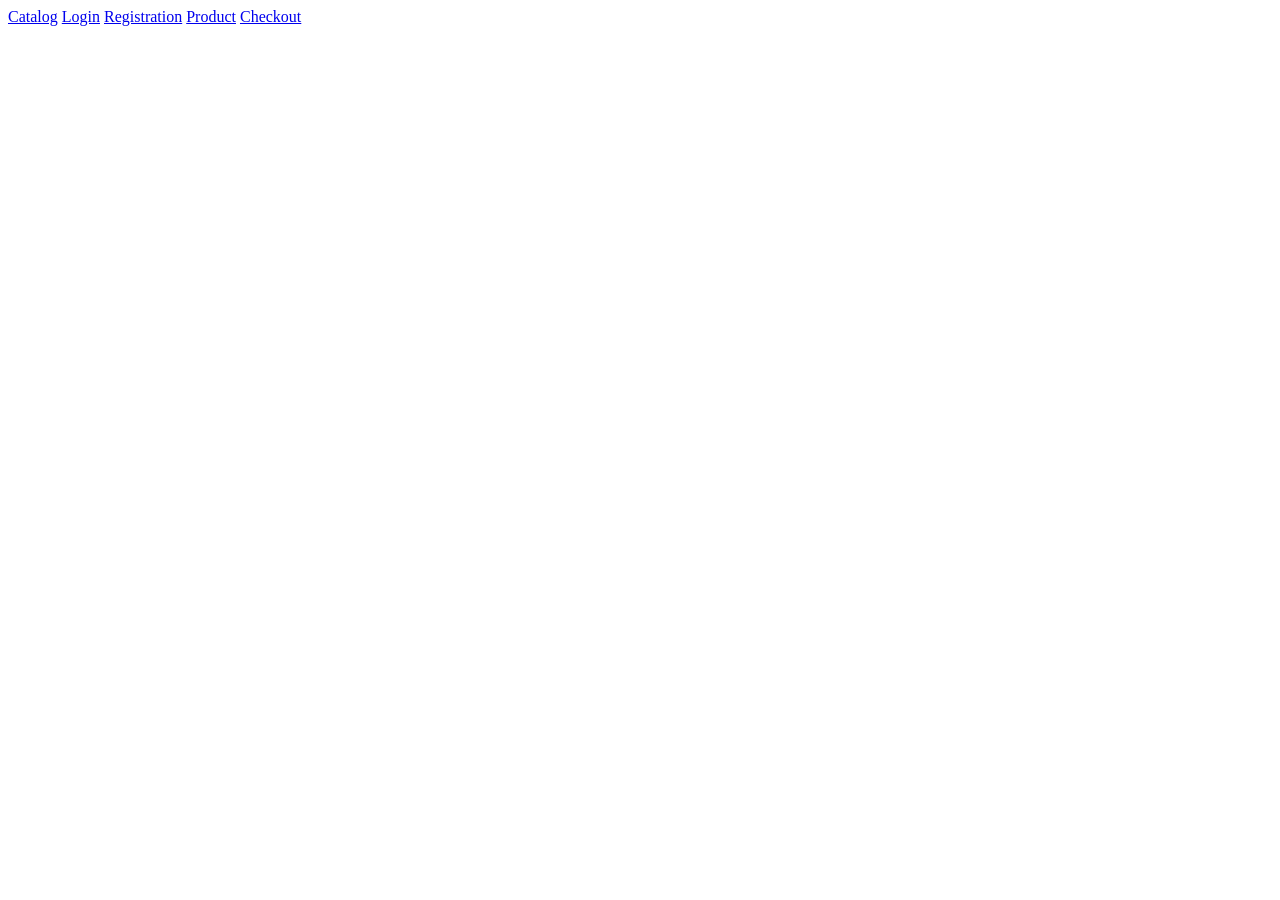
<file: index.html>
<!DOCTYPE html>
<html lang="en">
<head>
    <meta charset="UTF-8">
    <meta name="viewport" content="width=device-width, initial-scale=1.0">
    <title>Document</title>
</head>
<body>
    <a href="catalog.html">Catalog</a>
    <a href="login.html">Login</a>
    <a href="signup.html">Registration</a>
    <a href="product.html">Product</a>
    <a href="checkout.html">Checkout</a>
</body>
</html>
</file>
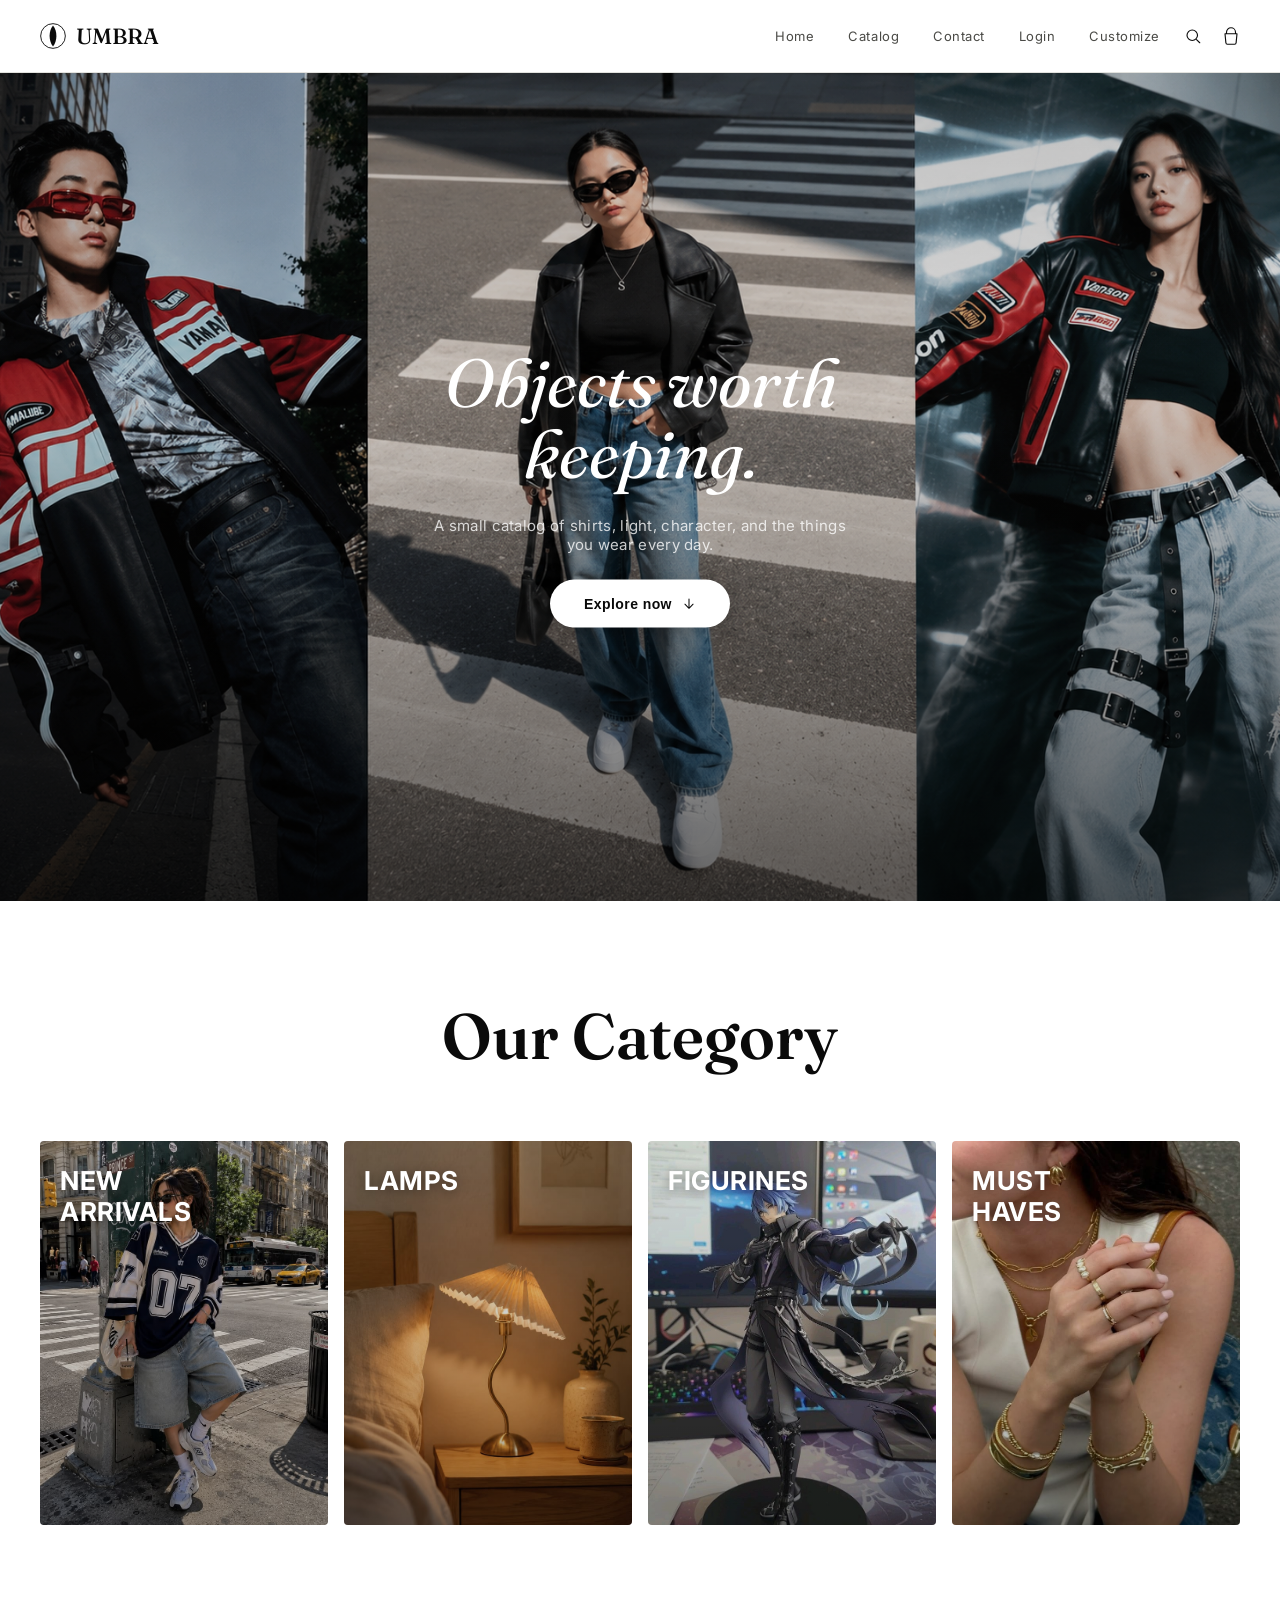
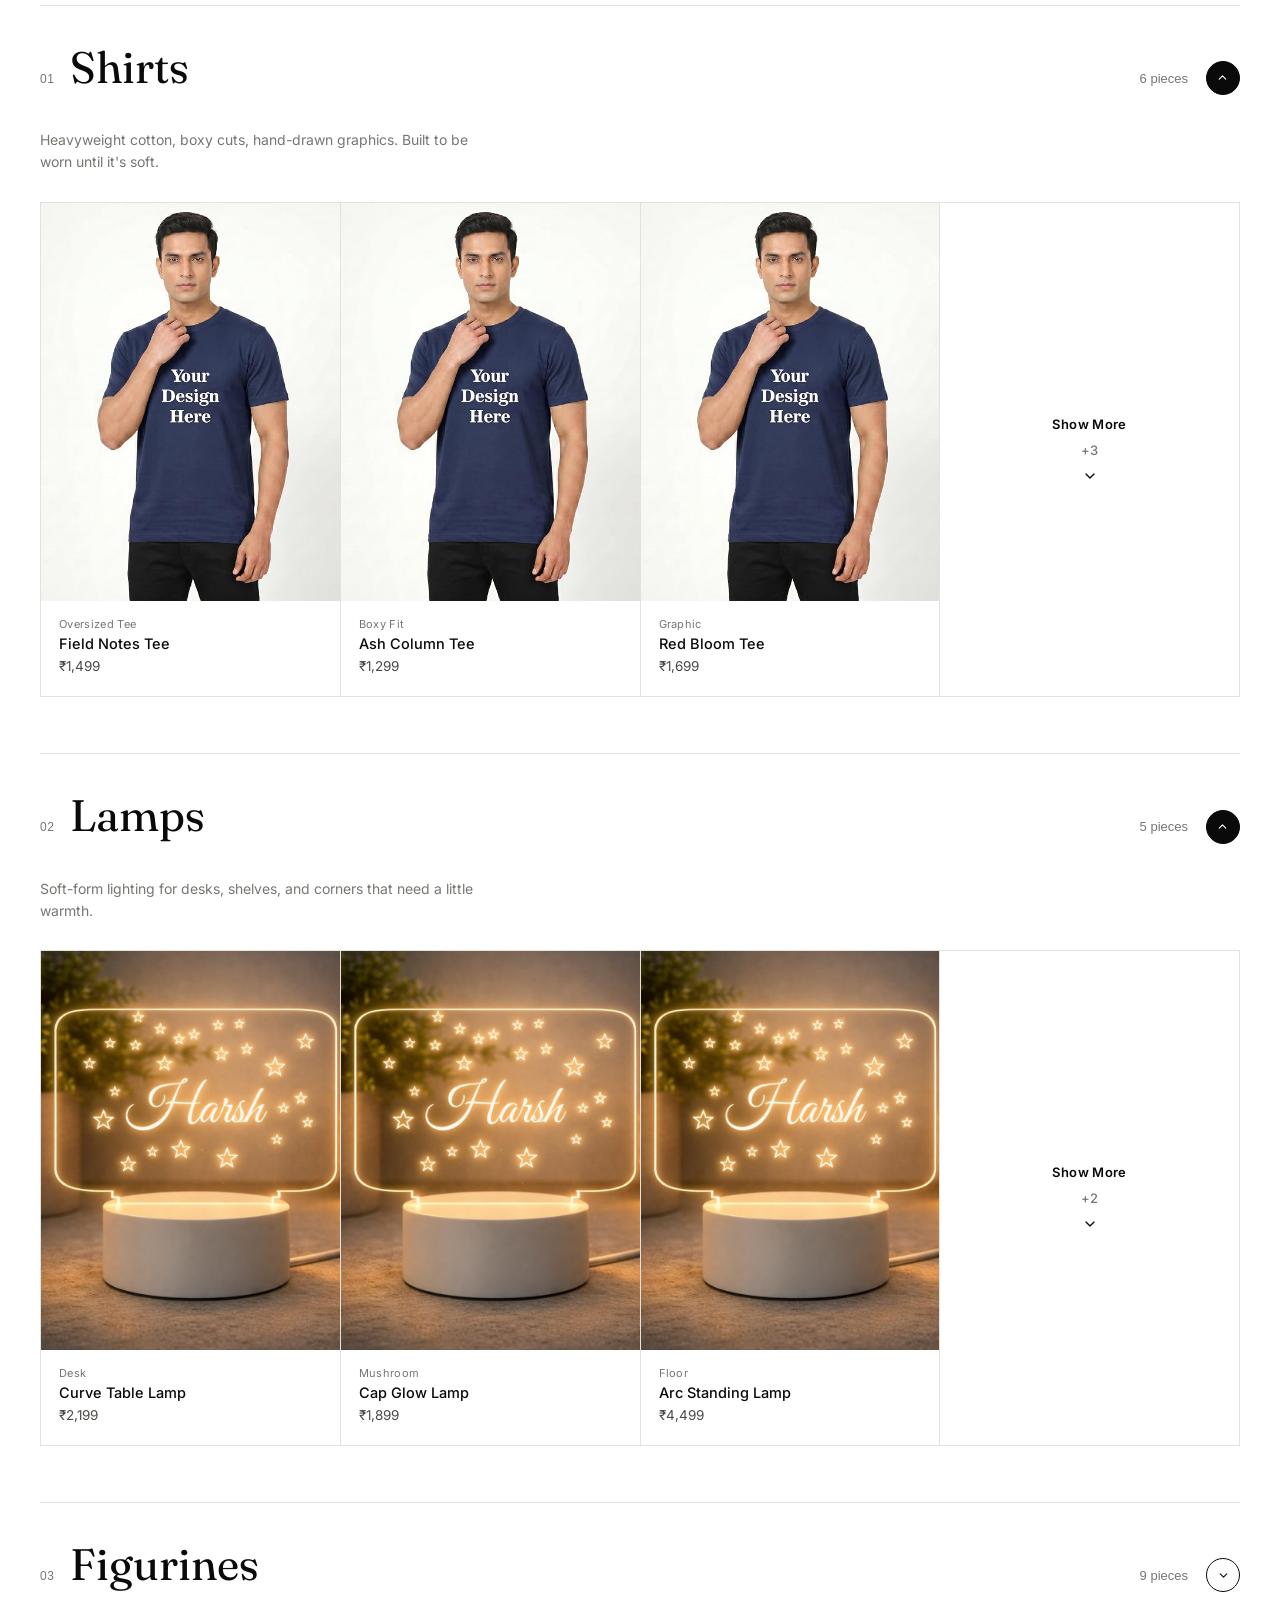
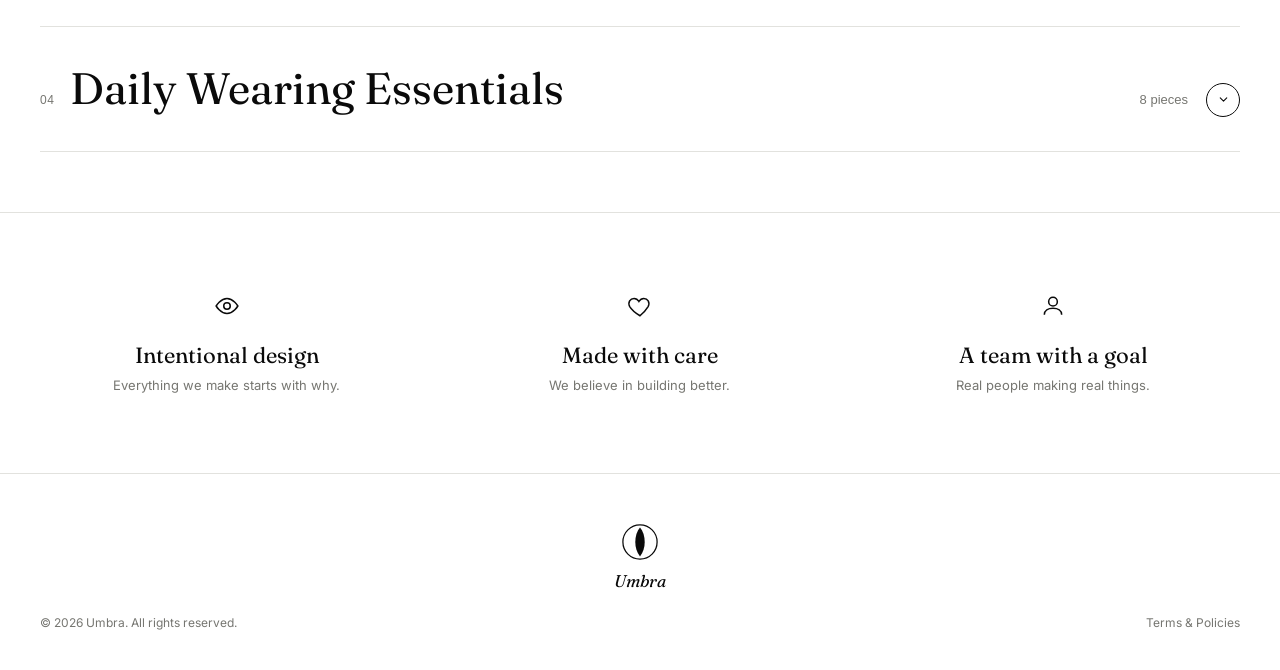
<file: catalog.html>
<!DOCTYPE html>
<html lang="en">
<head>
<meta charset="UTF-8">
<meta name="viewport" content="width=device-width, initial-scale=1.0">
<title>UMBRA — Catalog</title>
<link rel="preconnect" href="https://fonts.googleapis.com">
<link href="https://fonts.googleapis.com/css2?family=Fraunces:ital,opsz,wght@0,9..144,300;0,9..144,400;0,9..144,500;1,9..144,400&family=Inter:wght@400;500;600&display=swap" rel="stylesheet">
<link rel="stylesheet" href="../CSS/catalog.css">
</head>
<body>

<nav class="nav">
  <div class="brand">
    <svg class="brand-mark" viewBox="0 0 40 40" fill="none" xmlns="http://www.w3.org/2000/svg">
      <circle cx="20" cy="20" r="19" stroke="#0a0a0a" stroke-width="1.4"/>
      <path d="M20 4 C13 12 13 28 20 36 C27 28 27 12 20 4Z" fill="#0a0a0a"/>
    </svg>
    UMBRA
  </div>
  <button class="nav-toggle" id="navToggle" aria-label="Toggle menu">
    <svg viewBox="0 0 24 24" fill="none"><path d="M3 6h18M3 12h18M3 18h18" stroke="#0a0a0a" stroke-width="1.6" stroke-linecap="round"/></svg>
  </button>
  <div class="nav-links" id="navLinks">
    <a href="#top">Home</a>
    <a href="#catalog">Catalog</a>
    <a href="#contact">Contact</a>
    <a href="login.html">Login</a>
    <a href="customize.html">Customize</a>
  </div>
  <div class="nav-icons">
    <svg viewBox="0 0 24 24" fill="none"><circle cx="11" cy="11" r="7" stroke-width="1.5"/><path d="M21 21l-4.3-4.3" stroke-width="1.5" stroke-linecap="round"/></svg>
    <svg viewBox="0 0 24 24" fill="none"><path d="M6 9V7a6 6 0 1112 0v2M4 9h16l-1.2 12.1a2 2 0 01-2 1.9H7.2a2 2 0 01-2-1.9L4 9z" stroke-width="1.5" stroke-linejoin="round"/></svg>
  </div>
</nav>

<div class="hero" id="top">
   <div class="hero-slideshow" id="heroSlideshow">
    <img src="../media/images/hero/slide1.png" class="hero-slide active" alt="">
    <img src="../media/images/hero/slide2.png" class="hero-slide" alt="">
    <img src="../media/images/hero/slide3.png" class="hero-slide" alt="">
    <img src="../media/images/hero/slide4.png" class="hero-slide" alt="">
  </div>
  <div class="hero-content">
    <div class="hero-eyebrow">Objects worth<br>keeping.</div>
    <p class="hero-sub">A small catalog of shirts, light, character, and the things you wear every day.</p>
    <button class="explore-btn" id="exploreBtn">
      Explore now
      <svg viewBox="0 0 24 24" fill="none"><path d="M12 4v16M5 13l7 7 7-7" stroke="#0a0a0a" stroke-width="1.8" stroke-linecap="round" stroke-linejoin="round"/></svg>
    </button>
  </div>
</div>

<div class="intro">
      <p>Our Category</p>
</div>
<section class="collections">
  <div class="collections-grid">
    <a href="#" class="collection-card">
      <img src="../media/images/collections/outfit.jpg" alt="New Arrivals">
      <span class="collection-label">New<br>Arrivals</span>
    </a>
    <a href="#" class="collection-card">
      <img src="../media/images/collections/lamp.jpg" alt="Lamps">
      <span class="collection-label">Lamps</span>
    </a>
    <a href="#" class="collection-card">
      <img src="../media/images/collections/figurines.jpg" alt="Figurines">
      <span class="collection-label">Figurines</span>
    </a>
    <a href="#" class="collection-card">
      <img src="../media/images/collections/jewerlly.jpg" alt="Must-Haves">
      <span class="collection-label">Must<br>Haves</span>
    </a>
  </div>
</section>
<main class="catalog" id="catalog">

  <!-- SHIRTS -->
  <section class="cat-section" data-section>
    <button class="cat-header" aria-expanded="false">
      <div class="cat-header-left">
        <span class="cat-index">01</span>
        <span class="cat-title">Shirts</span>
      </div>
      <div class="cat-header-right">
        <span class="cat-count">6 pieces</span>
        <span class="chevron"><svg viewBox="0 0 24 24" fill="none"><path d="M6 9l6 6 6-6" stroke-width="2" stroke-linecap="round" stroke-linejoin="round"/></svg></span>
      </div>
    </button>
    <div class="cat-panel">
      <div class="cat-panel-inner">
        <p class="cat-desc">Heavyweight cotton, boxy cuts, hand-drawn graphics. Built to be worn until it's soft.</p>
        <div class="grid" data-grid>
          <div class="card"><div class="card-img"><img src="../media/images/shirts/temp.jpg" alt="Shirt 01"></div><div class="card-info"><span class="card-tag">Oversized Tee</span><span class="card-name">Field Notes Tee</span><span class="card-price">₹1,499</span></div></div>
          <div class="card"><div class="card-img"><img src="../media/images/shirts/temp.jpg" alt="Shirt 02"></div><div class="card-info"><span class="card-tag">Boxy Fit</span><span class="card-name">Ash Column Tee</span><span class="card-price">₹1,299</span></div></div>
          <div class="card"><div class="card-img"><img src="../media/images/shirts/temp.jpg" alt="Shirt 03"></div><div class="card-info"><span class="card-tag">Graphic</span><span class="card-name">Red Bloom Tee</span><span class="card-price">₹1,699</span></div></div>

          <div class="card show-more-card" data-showmore>
            <button class="show-more-btn">
              <span>Show More</span>
              <span class="show-more-count">+3</span>
              <svg viewBox="0 0 24 24" fill="none"><path d="M6 9l6 6 6-6" stroke-width="2" stroke-linecap="round" stroke-linejoin="round"/></svg>
            </button>
          </div>

          <div class="card extra"><div class="card-img"><img src="../media/images/shirts/temp.jpg" alt="Shirt 04"></div><div class="card-info"><span class="card-tag">Minimal</span><span class="card-name">Quiet Script Tee</span><span class="card-price">₹1,199</span></div></div>
          <div class="card extra"><div class="card-img"><img src="../media/images/shirts/temp.jpg" alt="Shirt 05"></div><div class="card-info"><span class="card-tag">Heavyweight</span><span class="card-name">Slate Overtee</span><span class="card-price">₹1,899</span></div></div>
          <div class="card extra"><div class="card-img"><img src="../media/images/shirts/temp.jpg" alt="Shirt 06"></div><div class="card-info"><span class="card-tag">Long Sleeve</span><span class="card-name">Night Walk Tee</span><span class="card-price">₹1,599</span></div></div>
        </div>
      </div>
    </div>
  </section>

  <!-- LAMPS -->
  <section class="cat-section" data-section>
    <button class="cat-header" aria-expanded="false">
      <div class="cat-header-left">
        <span class="cat-index">02</span>
        <span class="cat-title">Lamps</span>
      </div>
      <div class="cat-header-right">
        <span class="cat-count">5 pieces</span>
        <span class="chevron"><svg viewBox="0 0 24 24" fill="none"><path d="M6 9l6 6 6-6" stroke-width="2" stroke-linecap="round" stroke-linejoin="round"/></svg></span>
      </div>
    </button>
    <div class="cat-panel">
      <div class="cat-panel-inner">
        <p class="cat-desc">Soft-form lighting for desks, shelves, and corners that need a little warmth.</p>
        <div class="grid" data-grid>
          <div class="card"><div class="card-img"><img src="../media/images/lamps/HARSH_LAMP.jpg" alt="Lamp 01"></div><div class="card-info"><span class="card-tag">Desk</span><span class="card-name">Curve Table Lamp</span><span class="card-price">₹2,199</span></div></div>
          <div class="card"><div class="card-img"><img src="../media/images/lamps/HARSH_LAMP.jpg" alt="Lamp 02"></div><div class="card-info"><span class="card-tag">Mushroom</span><span class="card-name">Cap Glow Lamp</span><span class="card-price">₹1,899</span></div></div>
          <div class="card"><div class="card-img"><img src="../media/images/lamps/HARSH_LAMP.jpg" alt="Lamp 03"></div><div class="card-info"><span class="card-tag">Floor</span><span class="card-name">Arc Standing Lamp</span><span class="card-price">₹4,499</span></div></div>

          <div class="card show-more-card" data-showmore>
            <button class="show-more-btn">
              <span>Show More</span>
              <span class="show-more-count">+2</span>
              <svg viewBox="0 0 24 24" fill="none"><path d="M6 9l6 6 6-6" stroke-width="2" stroke-linecap="round" stroke-linejoin="round"/></svg>
            </button>
          </div>

          <div class="card extra"><div class="card-img"><img src="../media/images/lamps/HARSH_LAMP.jpg" alt="Lamp 04"></div><div class="card-info"><span class="card-tag">Ambient</span><span class="card-name">Paper Globe Lamp</span><span class="card-price">₹1,599</span></div></div>
          <div class="card extra"><div class="card-img"><img src="../media/images/lamps/HARSH_LAMP.jpg" alt="Lamp 05"></div><div class="card-info"><span class="card-tag">Clip-on</span><span class="card-name">Shelf Beam Lamp</span><span class="card-price">₹1,299</span></div></div>
        </div>
      </div>
    </div>
  </section>

  <!-- FIGURINES -->
  <section class="cat-section" data-section>
    <button class="cat-header" aria-expanded="false">
      <div class="cat-header-left">
        <span class="cat-index">03</span>
        <span class="cat-title">Figurines</span>
      </div>
      <div class="cat-header-right">
        <span class="cat-count">9 pieces</span>
        <span class="chevron"><svg viewBox="0 0 24 24" fill="none"><path d="M6 9l6 6 6-6" stroke-width="2" stroke-linecap="round" stroke-linejoin="round"/></svg></span>
      </div>
    </button>
    <div class="cat-panel">
      <div class="cat-panel-inner">
        <p class="cat-desc">Hand-finished collectibles across anime, film, and comic universes.</p>
        <div class="subcats" data-subcats>
          <span class="subcat-pill active" data-filter="all">All</span>
          <span class="subcat-pill" data-filter="anime">Anime</span>
          <span class="subcat-pill" data-filter="hollywood">Hollywood</span>
          <span class="subcat-pill" data-filter="avenger">Avengers</span>
        </div>
        <div class="grid" data-grid>
          <div class="card" data-sub="anime"><div class="card-img"><img src="../media/images/figurines/kokoshibo.jpg" alt="Figurine 01"></div><div class="card-info"><span class="card-tag">Anime</span><span class="card-name">Blade Wanderer</span><span class="card-price">₹2,499</span></div></div>
          <div class="card" data-sub="hollywood"><div class="card-img"><img src="../media/images/figurines/kokoshibo.jpg" alt="Figurine 04"></div><div class="card-info"><span class="card-tag">Hollywood</span><span class="card-name">Neo-Noir Detective</span><span class="card-price">₹3,199</span></div></div>
          <div class="card" data-sub="avenger"><div class="card-img"><img src="../media/images/figurines/kokoshibo.jpg" alt="Figurine 07"></div><div class="card-info"><span class="card-tag">Avengers</span><span class="card-name">Iron Vanguard</span><span class="card-price">₹3,999</span></div></div>

          <div class="card show-more-card" data-showmore>
            <button class="show-more-btn">
              <span>Show More</span>
              <span class="show-more-count">+6</span>
              <svg viewBox="0 0 24 24" fill="none"><path d="M6 9l6 6 6-6" stroke-width="2" stroke-linecap="round" stroke-linejoin="round"/></svg>
            </button>
          </div>

          <div class="card extra" data-sub="anime"><div class="card-img"><img src="../media/images/figurines/kokoshibo.jpg" alt="Figurine 02"></div><div class="card-info"><span class="card-tag">Anime</span><span class="card-name">Storm Fist Nendo</span><span class="card-price">₹1,999</span></div></div>
          <div class="card extra" data-sub="anime"><div class="card-img"><img src="../media/images/figurines/kokoshibo.jpg" alt="Figurine 03"></div><div class="card-info"><span class="card-tag">Anime</span><span class="card-name">Moonlit Ronin</span><span class="card-price">₹2,799</span></div></div>
          <div class="card extra" data-sub="hollywood"><div class="card-img"><img src="../media/images/figurines/kokoshibo.jpg" alt="Figurine 05"></div><div class="card-info"><span class="card-tag">Hollywood</span><span class="card-name">Space Marshal</span><span class="card-price">₹3,499</span></div></div>
          <div class="card extra" data-sub="hollywood"><div class="card-img"><img src="../media/images/figurines/kokoshibo.jpg" alt="Figurine 06"></div><div class="card-info"><span class="card-tag">Hollywood</span><span class="card-name">Rogue Archaeologist</span><span class="card-price">₹2,999</span></div></div>
          <div class="card extra" data-sub="avenger"><div class="card-img"><img src="../media/images/figurines/kokoshibo.jpg" alt="Figurine 08"></div><div class="card-info"><span class="card-tag">Avengers</span><span class="card-name">Thunder Sentinel</span><span class="card-price">₹3,799</span></div></div>
          <!-- <div class="card extra" data-sub="avenger"><div class="card-img"><img src="../media/images/figurines/kokoshibo.jpg" alt("Figurine 09"></div><div class("card-info"><span class("card-tag">Avengers</span><span class("card-name">Shield Captain</span><span class("card-price">₹3,599</span></div></ div> -->
        </div>
      </div>
    </div>
  </section>

  <!-- DAILY WEARING ESSENTIALS -->
  <section class="cat-section" data-section>
    <button class="cat-header" aria-expanded="false">
      <div class="cat-header-left">
        <span class="cat-index">04</span>
        <span class="cat-title">Daily Wearing Essentials</span>
      </div>
      <div class="cat-header-right">
        <span class="cat-count">8 pieces</span>
        <span class="chevron"><svg viewBox="0 0 24 24" fill="none"><path d="M6 9l6 6 6-6" stroke-width="2" stroke-linecap="round" stroke-linejoin="round"/></svg></span>
      </div>
    </button>
    <div class="cat-panel">
      <div class="cat-panel-inner">
        <p class="cat-desc">Small pieces for every day — keychains, rings, and nose pins in brushed metal.</p>
        <div class="subcats" data-subcats>
          <span class="subcat-pill active" data-filter="all">All</span>
          <span class="subcat-pill" data-filter="keychain">Keychains</span>
          <span class="subcat-pill" data-filter="ring">Rings</span>
          <span class="subcat-pill" data-filter="nosepin">Nose Pins</span>
        </div>
        <div class="grid" data-grid>
          <div class="card" data-sub="keychain"><div class="card-img"><img src="../media/images/DEW/chain.jpg" alt="DWE 01"></div><div class="card-info"><span class="card-tag">Keychain</span><span class="card-name">Brushed Bar Keyring</span><span class="card-price">₹399</span></div></div>
          <div class="card" data-sub="ring"><div class="card-img"><img src="../media/images/DEW/chain.jpg" alt="DWE 03"></div><div class="card-info"><span class="card-tag">Ring</span><span class="card-name">Fine Band Ring</span><span class="card-price">₹899</span></div></div>
          <div class="card" data-sub="nosepin"><div class="card-img"><img src="../media/images/DEW/chain.jpg" alt="DWE 06"></div><div class="card-info"><span class="card-tag">Nose Pin</span><span class="card-name">Single Stud Pin</span><span class="card-price">₹299</span></div></div>

          <div class="card show-more-card" data-showmore>
            <button class="show-more-btn">
              <span>Show More</span>
              <span class="show-more-count">+5</span>
              <svg viewBox="0 0 24 24" fill="none"><path d="M6 9l6 6 6-6" stroke-width="2" stroke-linecap="round" stroke-linejoin="round"/></svg>
            </button>
          </div>

          <div class="card extra" data-sub="keychain"><div class="card-img"><img src="../media/images/DEW/chain.jpg" alt="DWE 02"></div><div class="card-info"><span class="card-tag">Keychain</span><span class="card-name">Twin Flame Fob</span><span class="card-price">₹349</span></div></div>
          <div class="card extra" data-sub="ring"><div class="card-img"><img src="../media/images/DEW/chain.jpg" alt="DWE 04"></div><div class="card-info"><span class="card-tag">Ring</span><span class="card-name">Stacked Signet Ring</span><span class="card-price">₹1,099</span></div></div>
          <div class="card extra" data-sub="ring"><div class="card-img"><img src="../media/images/DEW/chain.jpg" alt="DWE 05"></div><div class="card-info"><span class="card-tag">Ring</span><span class="card-name">Matte Steel Ring</span><span class="card-price">₹799</span></div></div>
          <div class="card extra" data-sub="nosepin"><div class="card-img"><img src="../media/images/DEW/chain.jpg" alt="DWE 07"></div><div class="card-info"><span class="card-tag">Nose Pin</span><span class="card-name">Twist Wire Pin</span><span class="card-price">₹329</span></div></div>
          <div class="card extra" data-sub="keychain"><div class="card-img"><img src="../media/images/DEW/chain.jpg" alt="DWE 08"></div><div class="card-info"><span class="card-tag">Keychain</span><span class="card-name">Coin Drop Keyring</span><span class="card-price">₹449</span></div></div>
        </div>
      </div>
    </div>
  </section>

</main>

<div class="features">
  <div class="feature">
    <svg viewBox="0 0 24 24" fill="none"><path d="M2 12s4-7 10-7 10 7 10 7-4 7-10 7-10-7-10-7z" stroke-width="1.4"/><circle cx="12" cy="12" r="3" stroke-width="1.4"/></svg>
    <h3>Intentional design</h3>
    <p>Everything we make starts with why.</p>
  </div>
  <div class="feature">
    <svg viewBox="0 0 24 24" fill="none"><path d="M12 21s-7-4.35-9.5-8.5C.5 8.5 3 5 6.5 5c2 0 3.5 1.2 4.5 2.8C12 6.2 13.5 5 15.5 5 19 5 21.5 8.5 19.5 12.5 17 16.65 12 21 12 21z" stroke-width="1.4"/></svg>
    <h3>Made with care</h3>
    <p>We believe in building better.</p>
  </div>
  <div class="feature" id="contact">
    <svg viewBox="0 0 24 24" fill="none"><circle cx="12" cy="8" r="4" stroke-width="1.4"/><path d="M4 20c0-4 3.5-6 8-6s8 2 8 6" stroke-width="1.4"/></svg>
    <h3>A team with a goal</h3>
    <p>Real people making real things.</p>
  </div>
</div>

<footer>
  <div class="foot-mark">
    <svg viewBox="0 0 40 40" fill="none"><circle cx="20" cy="20" r="19" stroke="#0a0a0a" stroke-width="1.4"/><path d="M20 4 C13 12 13 28 20 36 C27 28 27 12 20 4Z" fill="#0a0a0a"/></svg>
    <span>Umbra</span>
  </div>
  <div class="foot-bottom">
    <span>© 2026 Umbra. All rights reserved.</span>
    <span>Terms &amp; Policies</span>
  </div>
</footer>

<script src="../JS/catalog.js"></script>
</body>
</html>
</file>
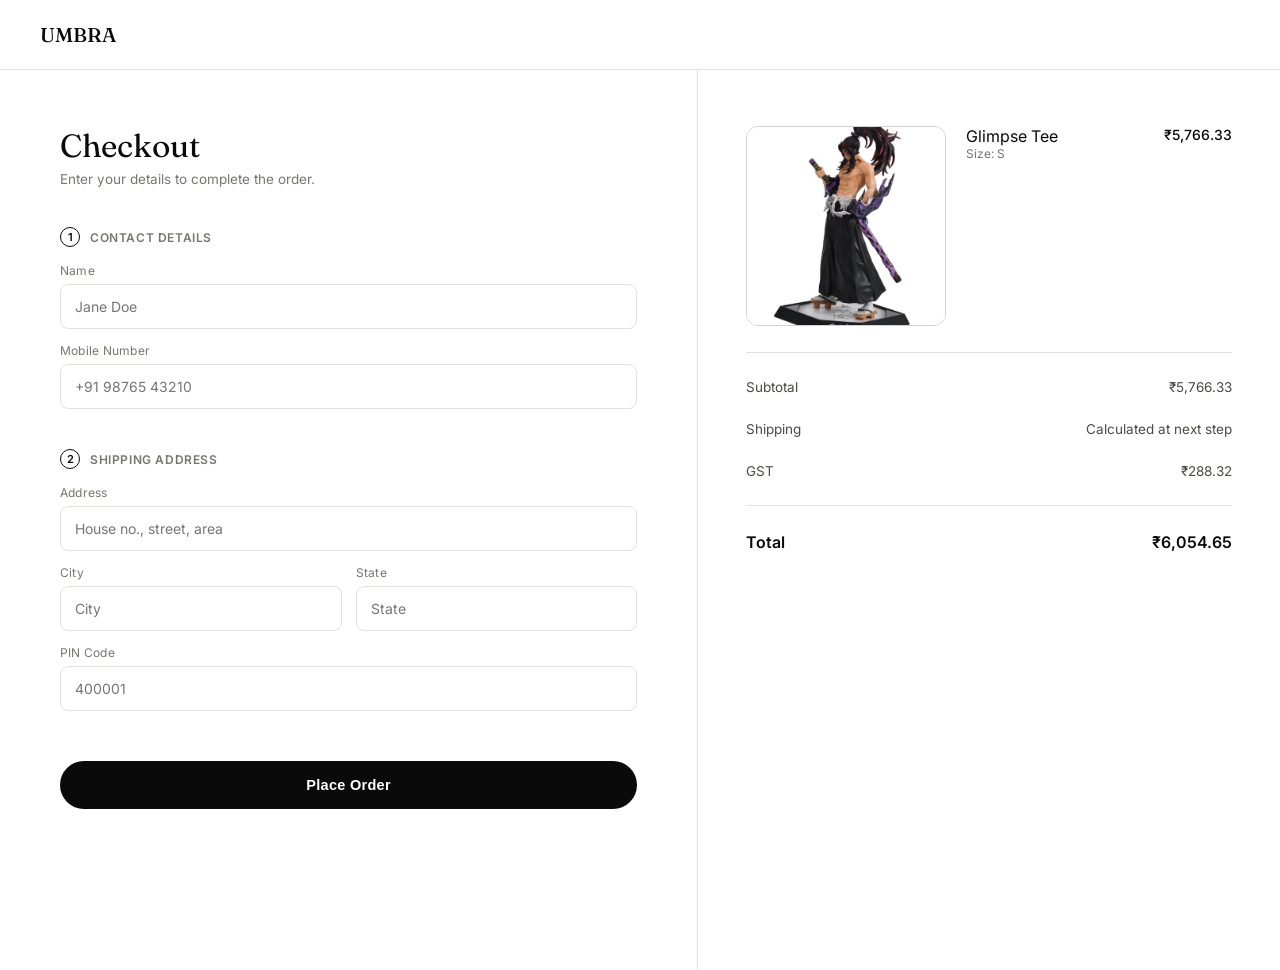
<file: checkout.html>
<!DOCTYPE html>
<html lang="en">
<head>
<meta charset="UTF-8">
<meta name="viewport" content="width=device-width, initial-scale=1.0">
<title>UMBRA — Checkout</title>
<link rel="preconnect" href="https://fonts.googleapis.com">
<link href="https://fonts.googleapis.com/css2?family=Fraunces:ital,opsz,wght@0,9..144,400;1,9..144,400&family=Inter:wght@400;500;600&display=swap" rel="stylesheet">
<link rel="stylesheet" href="CSS/checkout.css">
</head>
<body>

<nav class="nav">
  <span class="brand">UMBRA</span>
</nav>

<main class="checkout">

  <!-- LEFT: two-section form -->
  <form class="checkout-form" id="checkoutForm">
    <h1 class="checkout-title">Checkout</h1>
    <p class="checkout-sub">Enter your details to complete the order.</p>

    <div class="form-section">
      <div class="form-section-title"><span class="num">1</span> Contact Details</div>
      <div class="form-row">
        <div class="field">
          <label for="fullName">Name</label>
          <input type="text" id="fullName" name="name" placeholder="Jane Doe" required>
        </div>
      </div>
      <div class="form-row">
        <div class="field">
          <label for="mobile">Mobile Number</label>
          <input type="tel" id="mobile" name="mobile" placeholder="+91 98765 43210" required>
        </div>
      </div>
    </div>

    <div class="form-section">
      <div class="form-section-title"><span class="num">2</span> Shipping Address</div>
      <div class="form-row">
        <div class="field">
          <label for="address">Address</label>
          <input type="text" id="address" name="address" placeholder="House no., street, area" required>
        </div>
      </div>
      <div class="form-row">
        <div class="field">
          <label for="city">City</label>
          <input type="text" id="city" name="city" placeholder="City" required>
        </div>
        <div class="field">
          <label for="state">State</label>
          <input type="text" id="state" name="state" placeholder="State" required>
        </div>
      </div>
      <div class="form-row">
        <div class="field">
          <label for="pincode">PIN Code</label>
          <input type="text" id="pincode" name="pincode" placeholder="400001" required>
        </div>
      </div>
    </div>

    <button type="submit" class="place-order-btn">Place Order</button>
  </form>

  <!-- RIGHT: order summary -->
  <div class="order-summary">
    <div class="summary-item">
      <div class="summary-thumb">
        <img id="image0" src="media/product/figurines/kokoshibo/image0.jpg" alt="Product">
        <!-- <span class="qty-badge" id="summaryQty"></span> -->
      </div>
      <div class="summary-info">
        <div class="summary-name" id="summaryName">—</div>
        <div class="summary-variant" id="summaryVariant">—</div>
      </div>
      <div class="summary-price" id="summaryPrice">—</div>
    </div>

    <div class="summary-divider"></div>

    <div class="summary-line">
      <span>Subtotal</span>
      <span id="subtotalValue">—</span>
    </div>
    <div class="summary-line">
      <span>Shipping</span>
      <span id="shippingValue">—</span>
    </div>
    <div class="summary-line">
      <span>GST</span>
      <span id="gstValue">—</span>
    </div>

    <div class="summary-divider"></div>

    <div class="summary-line total">
      <span>Total</span>
      <span id="totalValue">—</span>
    </div>
  </div>

</main>

<script src="JS/checkout.js"></script>
</body>
</html>
</file>
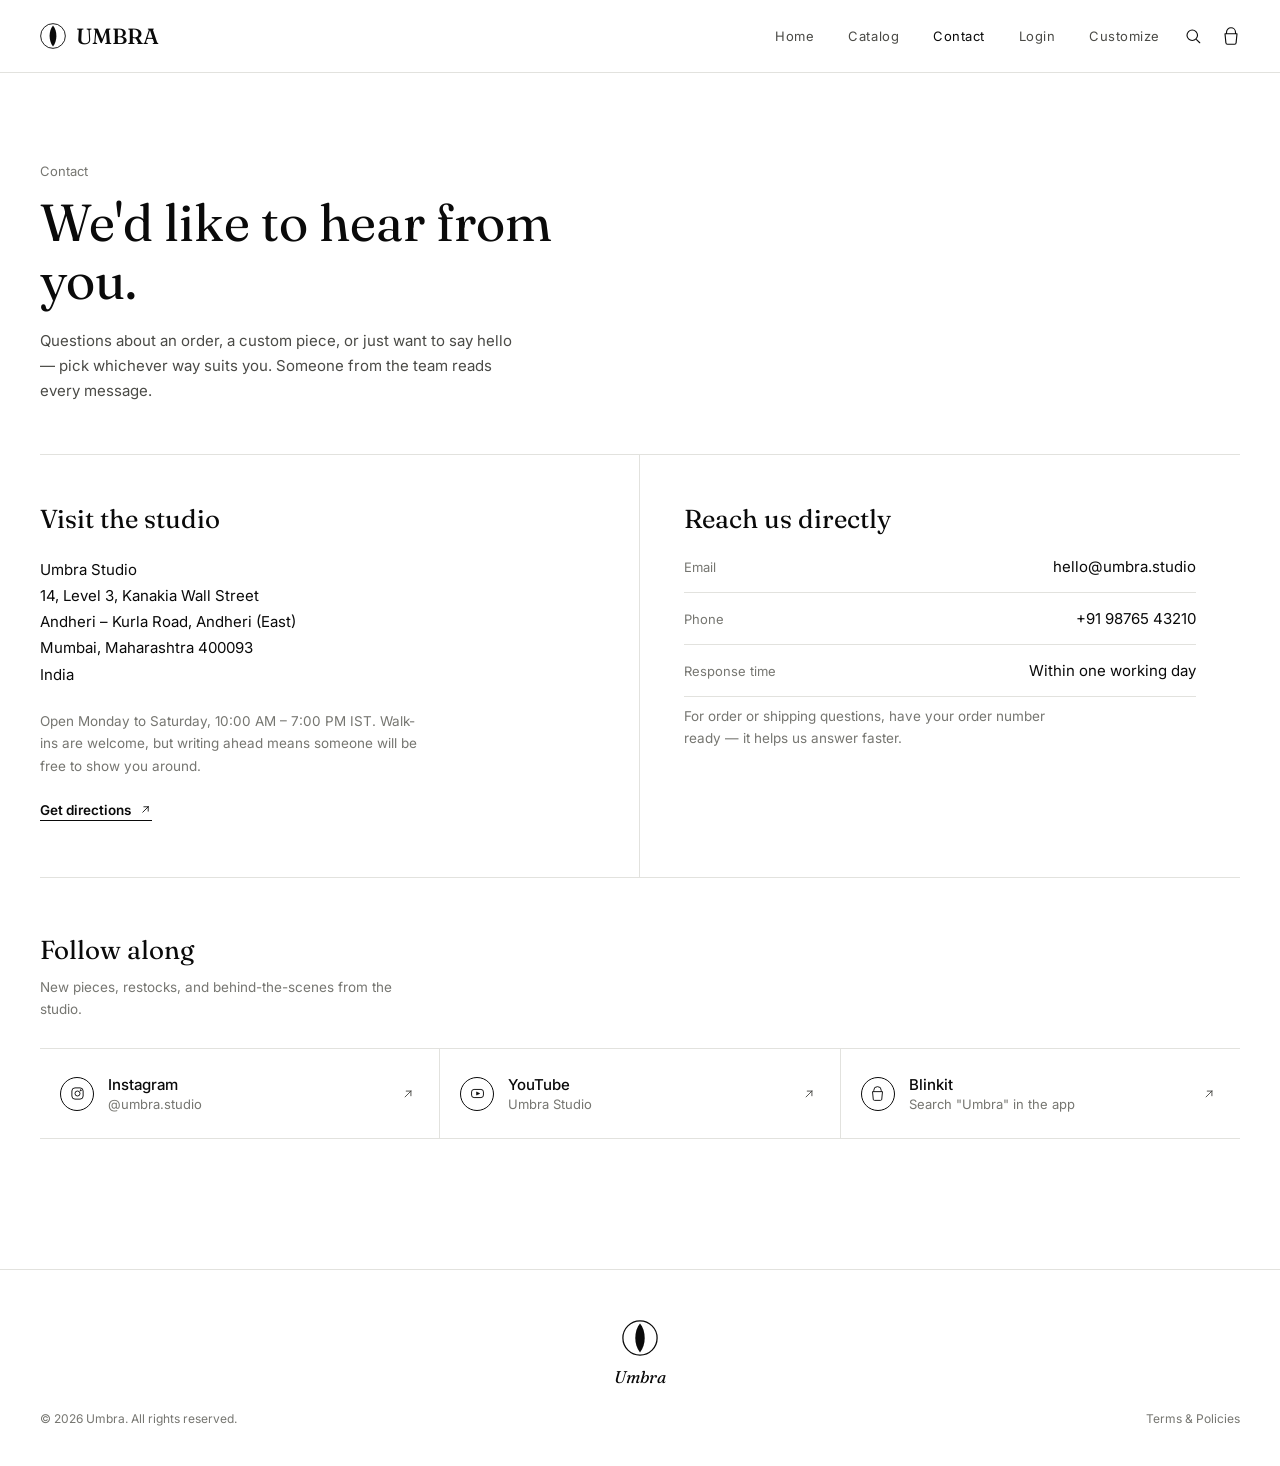
<file: contact.html>
<!DOCTYPE html>
<html lang="en">
<head>
<meta charset="UTF-8">
<meta name="viewport" content="width=device-width, initial-scale=1.0">
<title>UMBRA — Contact Us</title>
<link rel="preconnect" href="https://fonts.googleapis.com">
<link href="https://fonts.googleapis.com/css2?family=Fraunces:ital,opsz,wght@0,9..144,300;0,9..144,400;0,9..144,500;1,9..144,400&family=Inter:wght@400;500;600&display=swap" rel="stylesheet">
<link rel="stylesheet" href="CSS/contact.css">
</head>
<body>

<nav class="nav">
  <div class="brand">
    <svg class="brand-mark" viewBox="0 0 40 40" fill="none" xmlns="http://www.w3.org/2000/svg">
      <circle cx="20" cy="20" r="19" stroke="#0a0a0a" stroke-width="1.4"/>
      <path d="M20 4 C13 12 13 28 20 36 C27 28 27 12 20 4Z" fill="#0a0a0a"/>
    </svg>
    UMBRA
  </div>
  <button class="nav-toggle" id="navToggle" aria-label="Toggle menu">
    <svg viewBox="0 0 24 24" fill="none"><path d="M3 6h18M3 12h18M3 18h18" stroke="#0a0a0a" stroke-width="1.6" stroke-linecap="round"/></svg>
  </button>
  <div class="nav-links" id="navLinks">
    <a href="catalog.html#top">Home</a>
    <a href="catalog.html#catalog">Catalog</a>
    <a href="contact.html" aria-current="page">Contact</a>
    <a href="login.html">Login</a>
    <a href="customize.html">Customize</a>
  </div>
  <div class="nav-icons">
    <svg viewBox="0 0 24 24" fill="none"><circle cx="11" cy="11" r="7" stroke-width="1.5"/><path d="M21 21l-4.3-4.3" stroke-width="1.5" stroke-linecap="round"/></svg>
    <svg viewBox="0 0 24 24" fill="none"><path d="M6 9V7a6 6 0 1112 0v2M4 9h16l-1.2 12.1a2 2 0 01-2 1.9H7.2a2 2 0 01-2-1.9L4 9z" stroke-width="1.5" stroke-linejoin="round"/></svg>
  </div>
</nav>

<header class="contact-intro">
  <p class="contact-kicker">Contact</p>
  <h1>We'd like to hear from you.</h1>
  <p class="contact-lede">Questions about an order, a custom piece, or just want to say hello — pick whichever way suits you. Someone from the team reads every message.</p>
</header>

<main class="contact-main">

  <section class="contact-grid">

    <div class="contact-col">
      <h2>Visit the studio</h2>
      <address>
        Umbra Studio<br>
        14, Level 3, Kanakia Wall Street<br>
        Andheri – Kurla Road, Andheri (East)<br>
        Mumbai, Maharashtra 400093<br>
        India
      </address>
      <p class="contact-note">Open Monday to Saturday, 10:00 AM – 7:00 PM IST. Walk-ins are welcome, but writing ahead means someone will be free to show you around.</p>
      <a class="contact-link" href="https://maps.google.com/?q=Kanakia+Wall+Street+Andheri+East+Mumbai" target="_blank" rel="noopener">
        Get directions
        <svg viewBox="0 0 24 24" fill="none"><path d="M7 17L17 7M17 7H9M17 7v8" stroke-width="1.6" stroke-linecap="round" stroke-linejoin="round"/></svg>
      </a>
    </div>

    <div class="contact-col">
      <h2>Reach us directly</h2>
      <ul class="contact-methods">
        <li>
          <span class="contact-method-label">Email</span>
          <a href="mailto:hello@umbra.studio">hello@umbra.studio</a>
        </li>
        <li>
          <span class="contact-method-label">Phone</span>
          <a href="tel:+919876543210">+91 98765 43210</a>
        </li>
        <li>
          <span class="contact-method-label">Response time</span>
          <span class="contact-static">Within one working day</span>
        </li>
      </ul>
      <p class="contact-note">For order or shipping questions, have your order number ready — it helps us answer faster.</p>
    </div>

  </section>

  <section class="social-section">
    <h2>Follow along</h2>
    <p class="contact-note social-intro">New pieces, restocks, and behind-the-scenes from the studio.</p>

    <div class="social-list">

      <a class="social-row" href="https://instagram.com/umbra.studio" target="_blank" rel="noopener">
        <span class="social-icon" aria-hidden="true">
          <svg viewBox="0 0 24 24" fill="none"><rect x="3" y="3" width="18" height="18" rx="5" stroke-width="1.5"/><circle cx="12" cy="12" r="4" stroke-width="1.5"/><circle cx="17.2" cy="6.8" r="1" fill="#0a0a0a"/></svg>
        </span>
        <span class="social-text">
          <span class="social-platform">Instagram</span>
          <span class="social-handle">@umbra.studio</span>
        </span>
        <span class="social-arrow" aria-hidden="true">
          <svg viewBox="0 0 24 24" fill="none"><path d="M7 17L17 7M17 7H9M17 7v8" stroke-width="1.6" stroke-linecap="round" stroke-linejoin="round"/></svg>
        </span>
      </a>

      <a class="social-row" href="https://youtube.com/@umbrastudio" target="_blank" rel="noopener">
        <span class="social-icon" aria-hidden="true">
          <svg viewBox="0 0 24 24" fill="none"><rect x="2.5" y="5.5" width="19" height="13" rx="4" stroke-width="1.5"/><path d="M10.5 9.5l5 2.5-5 2.5v-5z" fill="#0a0a0a"/></svg>
        </span>
        <span class="social-text">
          <span class="social-platform">YouTube</span>
          <span class="social-handle">Umbra Studio</span>
        </span>
        <span class="social-arrow" aria-hidden="true">
          <svg viewBox="0 0 24 24" fill="none"><path d="M7 17L17 7M17 7H9M17 7v8" stroke-width="1.6" stroke-linecap="round" stroke-linejoin="round"/></svg>
        </span>
      </a>

      <a class="social-row" href="https://blinkit.com" target="_blank" rel="noopener">
        <span class="social-icon" aria-hidden="true">
          <svg viewBox="0 0 24 24" fill="none"><path d="M6 9V7a6 6 0 1112 0v2M4 9h16l-1.2 12.1a2 2 0 01-2 1.9H7.2a2 2 0 01-2-1.9L4 9z" stroke-width="1.5" stroke-linejoin="round"/></svg>
        </span>
        <span class="social-text">
          <span class="social-platform">Blinkit</span>
          <span class="social-handle">Search "Umbra" in the app</span>
        </span>
        <span class="social-arrow" aria-hidden="true">
          <svg viewBox="0 0 24 24" fill="none"><path d="M7 17L17 7M17 7H9M17 7v8" stroke-width="1.6" stroke-linecap="round" stroke-linejoin="round"/></svg>
        </span>
      </a>

    </div>
  </section>

</main>

<footer>
  <div class="foot-mark">
    <svg viewBox="0 0 40 40" fill="none"><circle cx="20" cy="20" r="19" stroke="#0a0a0a" stroke-width="1.4"/><path d="M20 4 C13 12 13 28 20 36 C27 28 27 12 20 4Z" fill="#0a0a0a"/></svg>
    <span>Umbra</span>
  </div>
  <div class="foot-bottom">
    <span>© 2026 Umbra. All rights reserved.</span>
    <span>Terms &amp; Policies</span>
  </div>
</footer>

<script src="JS/contact.js"></script>
</body>
</html>
</file>
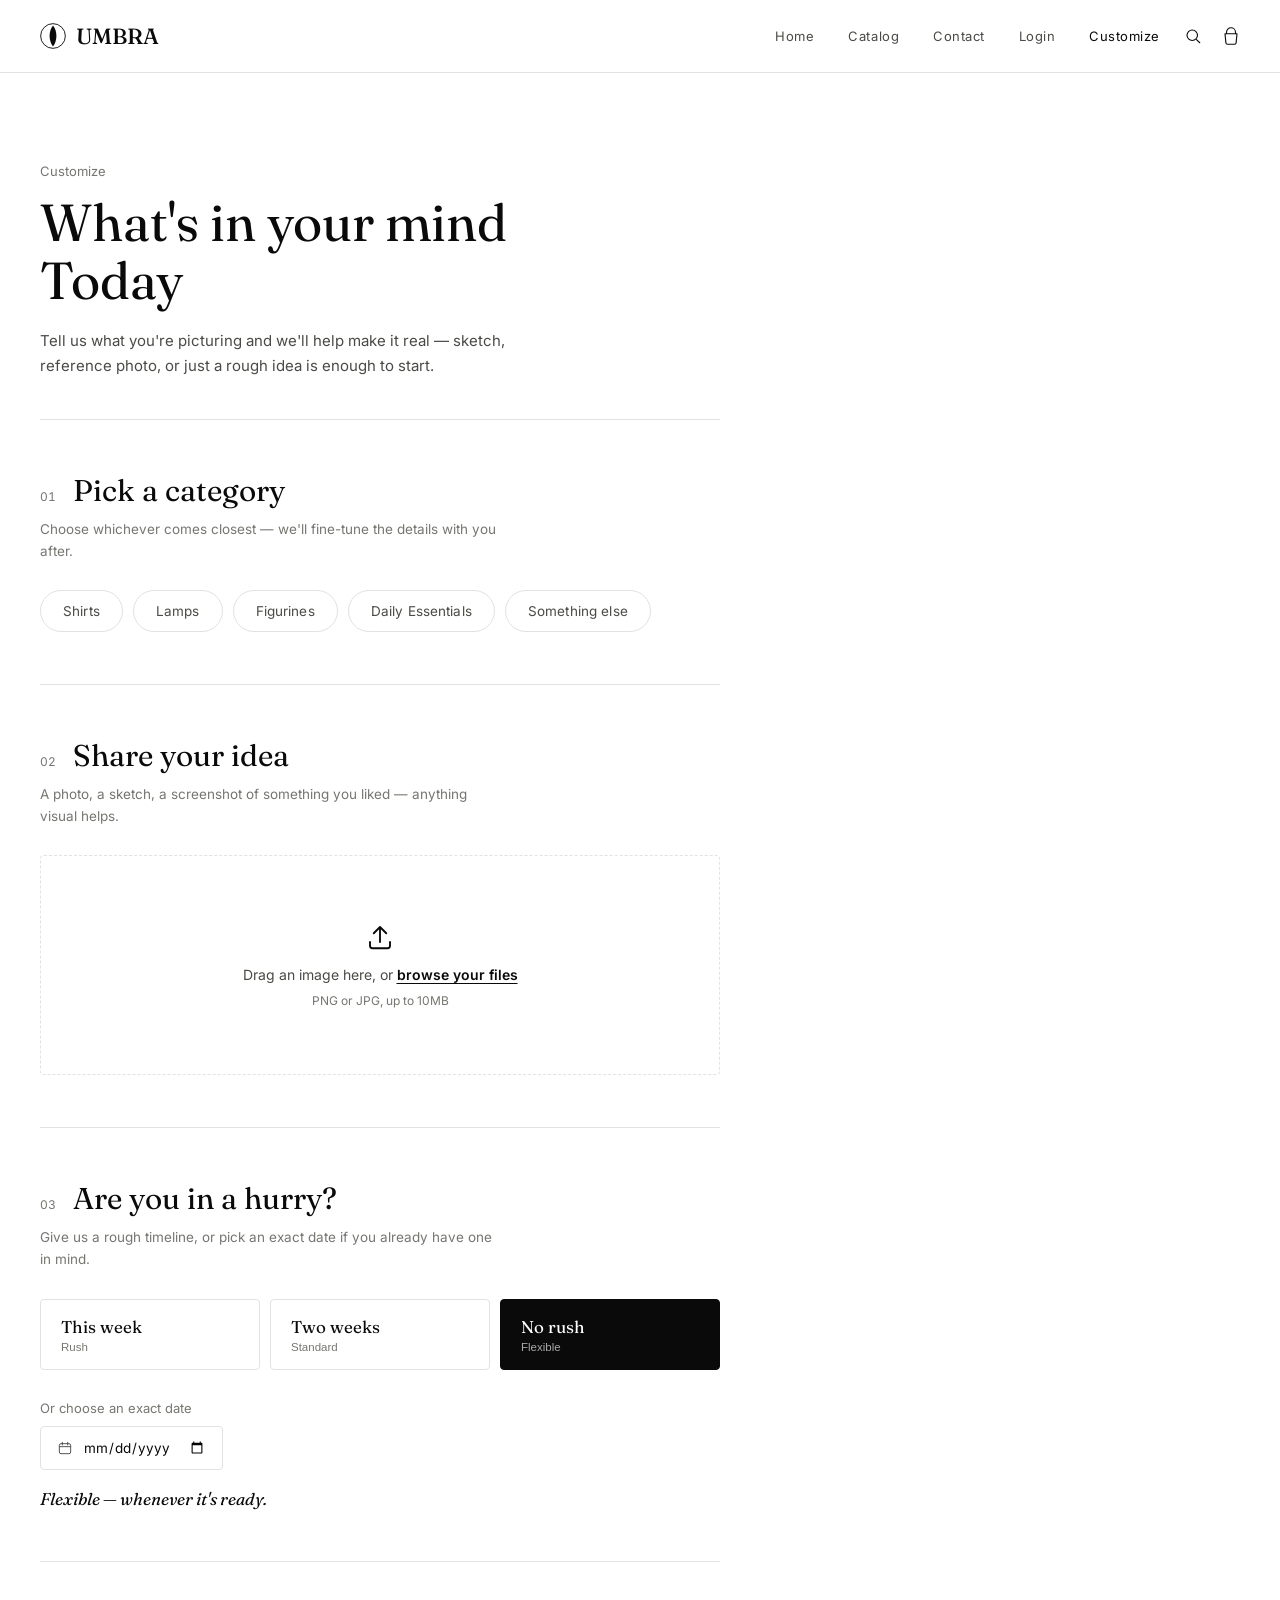
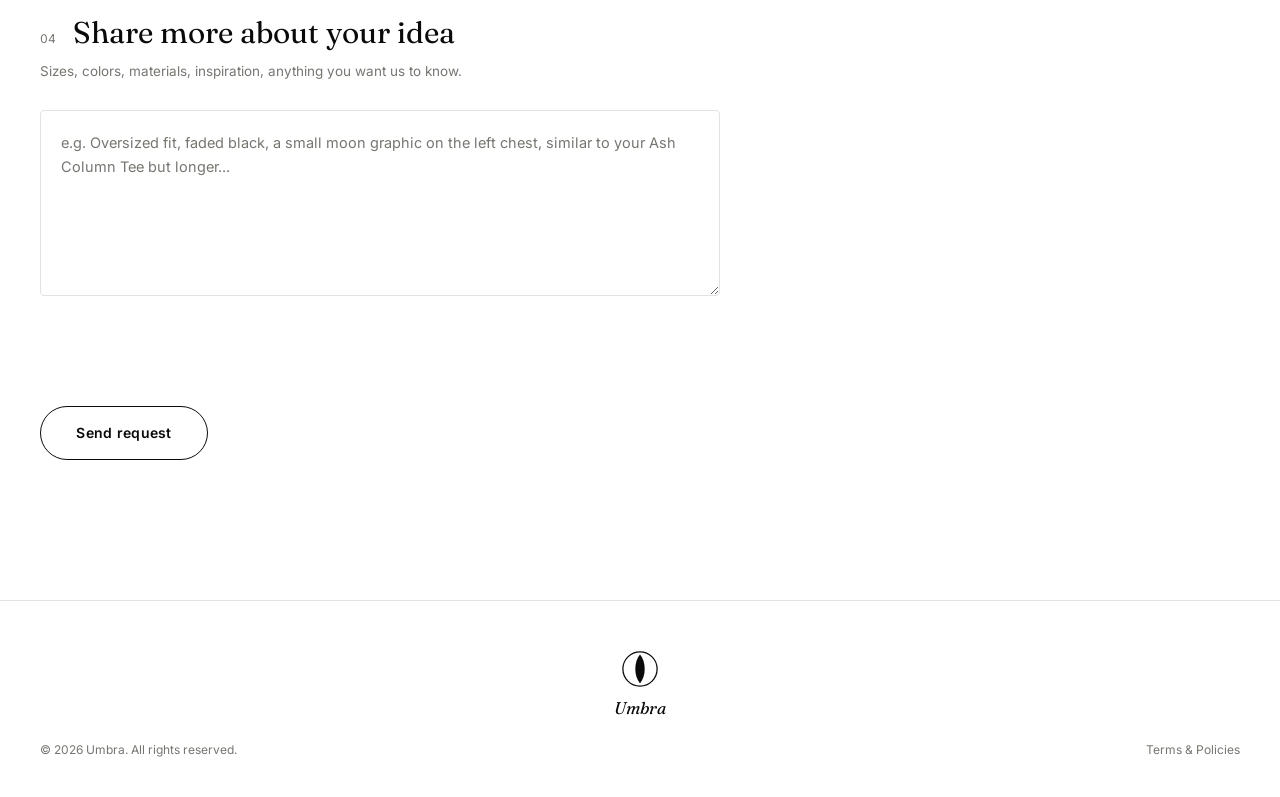
<file: customize.html>
<!DOCTYPE html>
<html lang="en">
<head>
<meta charset="UTF-8">
<meta name="viewport" content="width=device-width, initial-scale=1.0">
<title>UMBRA — Customize</title>
<link rel="preconnect" href="https://fonts.googleapis.com">
<link href="https://fonts.googleapis.com/css2?family=Fraunces:ital,opsz,wght@0,9..144,300;0,9..144,400;0,9..144,500;1,9..144,400&family=Inter:wght@400;500;600&display=swap" rel="stylesheet">
<link rel="stylesheet" href="CSS/customize.css">
</head>
<body>

<nav class="nav">
  <div class="brand">
    <svg class="brand-mark" viewBox="0 0 40 40" fill="none" xmlns="http://www.w3.org/2000/svg">
      <circle cx="20" cy="20" r="19" stroke="#0a0a0a" stroke-width="1.4"/>
      <path d="M20 4 C13 12 13 28 20 36 C27 28 27 12 20 4Z" fill="#0a0a0a"/>
    </svg>
    UMBRA
  </div>
  <button class="nav-toggle" id="navToggle" aria-label="Toggle menu">
    <svg viewBox="0 0 24 24" fill="none"><path d="M3 6h18M3 12h18M3 18h18" stroke="#0a0a0a" stroke-width="1.6" stroke-linecap="round"/></svg>
  </button>
  <div class="nav-links" id="navLinks">
    <a href="catalog.html#top">Home</a>
    <a href="catalog.html#catalog">Catalog</a>
    <a href="contact.html">Contact</a>
    <a href="login.html">Login</a>
    <a href="customize.html" aria-current="page">Customize</a>
  </div>
  <div class="nav-icons">
    <svg viewBox="0 0 24 24" fill="none"><circle cx="11" cy="11" r="7" stroke-width="1.5"/><path d="M21 21l-4.3-4.3" stroke-width="1.5" stroke-linecap="round"/></svg>
    <svg viewBox="0 0 24 24" fill="none"><path d="M6 9V7a6 6 0 1112 0v2M4 9h16l-1.2 12.1a2 2 0 01-2 1.9H7.2a2 2 0 01-2-1.9L4 9z" stroke-width="1.5" stroke-linejoin="round"/></svg>
  </div>
</nav>

<header class="cz-intro">
  <p class="cz-kicker">Customize</p>
  <h1>What's in your mind Today</h1>
  <p class="cz-lede">Tell us what you're picturing and we'll help make it real — sketch, reference photo, or just a rough idea is enough to start.</p>
</header>

<main class="cz-form-wrap">
  <form class="cz-form" id="czForm" novalidate>

    <!-- 01 — CATEGORY -->
    <section class="cz-step">
      <div class="cz-step-head">
        <span class="cz-step-index">01</span>
        <h2 class="cz-step-title">Pick a category</h2>
      </div>
      <p class="cz-step-hint">Choose whichever comes closest — we'll fine-tune the details with you after.</p>
      <div class="cz-pills" id="categoryPills" role="group" aria-label="Product category">
        <button type="button" class="cz-pill" data-category="shirts">Shirts</button>
        <button type="button" class="cz-pill" data-category="lamps">Lamps</button>
        <button type="button" class="cz-pill" data-category="figurines">Figurines</button>
        <button type="button" class="cz-pill" data-category="dwe">Daily Essentials</button>
        <button type="button" class="cz-pill" data-category="other">Something else</button>
      </div>
      <input type="hidden" name="category" id="categoryInput">
    </section>

    <!-- 02 — SHARE YOUR IDEA -->
    <section class="cz-step">
      <div class="cz-step-head">
        <span class="cz-step-index">02</span>
        <h2 class="cz-step-title">Share your idea</h2>
      </div>
      <p class="cz-step-hint">A photo, a sketch, a screenshot of something you liked — anything visual helps.</p>

      <div class="upload-zone" id="uploadZone" tabindex="0" role="button" aria-label="Upload an image of your idea">
        <input type="file" id="fileInput" name="ideaImage" accept="image/*" hidden>

        <div class="upload-empty" id="uploadEmpty">
          <svg viewBox="0 0 24 24" fill="none" class="upload-icon"><path d="M12 16V4M12 4l-5 5M12 4l5 5" stroke-width="1.5" stroke-linecap="round" stroke-linejoin="round"/><path d="M4 16v3a2 2 0 002 2h12a2 2 0 002-2v-3" stroke-width="1.5" stroke-linecap="round" stroke-linejoin="round"/></svg>
          <p>Drag an image here, or <span class="upload-browse">browse your files</span></p>
          <span class="upload-hint">PNG or JPG, up to 10MB</span>
        </div>

        <div class="upload-preview hide" id="uploadPreview">
          <img id="previewImg" alt="Your uploaded idea">
          <div class="upload-preview-info">
            <span id="previewName">image.jpg</span>
            <button type="button" class="upload-remove" id="uploadRemove">Remove</button>
          </div>
        </div>
      </div>
    </section>

    <!-- 03 — ARE YOU IN A HURRY -->
    <section class="cz-step">
      <div class="cz-step-head">
        <span class="cz-step-index">03</span>
        <h2 class="cz-step-title">Are you in a hurry?</h2>
      </div>
      <p class="cz-step-hint">Give us a rough timeline, or pick an exact date if you already have one in mind.</p>

      <div class="hurry-track" id="hurryTrack">
        <button type="button" class="hurry-pill" data-days="7">
          <span class="hurry-pill-label">This week</span>
          <span class="hurry-pill-sub">Rush</span>
        </button>
        <button type="button" class="hurry-pill" data-days="14">
          <span class="hurry-pill-label">Two weeks</span>
          <span class="hurry-pill-sub">Standard</span>
        </button>
        <button type="button" class="hurry-pill is-active" data-days="0">
          <span class="hurry-pill-label">No rush</span>
          <span class="hurry-pill-sub">Flexible</span>
        </button>
      </div>

      <div class="hurry-date-row">
        <label for="dueDate">Or choose an exact date</label>
        <div class="hurry-date-field">
          <svg viewBox="0 0 24 24" fill="none"><rect x="3.5" y="5.5" width="17" height="15" rx="2.5" stroke-width="1.4"/><path d="M8 3.5v4M16 3.5v4M3.5 10h17" stroke-width="1.4" stroke-linecap="round"/></svg>
          <input type="date" id="dueDate" name="dueDate">
        </div>
      </div>

      <p class="hurry-readout" id="hurryReadout">Flexible — whenever it's ready.</p>
    </section>

    <!-- 04 — DESCRIPTION -->
    <section class="cz-step">
      <div class="cz-step-head">
        <span class="cz-step-index">04</span>
        <h2 class="cz-step-title">Share more about your idea</h2>
      </div>
      <p class="cz-step-hint">Sizes, colors, materials, inspiration, anything you want us to know.</p>
      <textarea class="cz-textarea" id="ideaDetails" name="details" rows="6" placeholder="e.g. Oversized fit, faded black, a small moon graphic on the left chest, similar to your Ash Column Tee but longer..."></textarea>
    </section>

    <!-- SEND -->
    <div class="cz-submit-row">
      <button type="submit" class="send-btn" id="sendBtn">
        <span class="send-label">Send request</span>
        <span class="send-icon" aria-hidden="true">
  <svg viewBox="0 0 24 24" fill="currentColor" stroke="none"><path d="M21.5 2.5L2 10.9c-.6.26-.55 1.13.07 1.32l6.9 2.1 2.1 6.9c.19.62 1.06.67 1.32.07l8.4-19.5c.24-.55-.31-1.1-.86-.86l.57-.9-.57.9z"/><path d="M8.97 14.32L21.5 2.5l-9.9 15.15-.13-.4-2.5-2.93z" opacity="0.55"/></svg>
</span>
      </button>
      <p class="send-confirm" id="sendConfirm" aria-live="polite"></p>
    </div>

  </form>
</main>

<footer>
  <div class="foot-mark">
    <svg viewBox="0 0 40 40" fill="none"><circle cx="20" cy="20" r="19" stroke="#0a0a0a" stroke-width="1.4"/><path d="M20 4 C13 12 13 28 20 36 C27 28 27 12 20 4Z" fill="#0a0a0a"/></svg>
    <span>Umbra</span>
  </div>
  <div class="foot-bottom">
    <span>© 2026 Umbra. All rights reserved.</span>
    <span>Terms &amp; Policies</span>
  </div>
</footer>

<script src="JS/customize.js"></script>
</body>
</html>
</file>
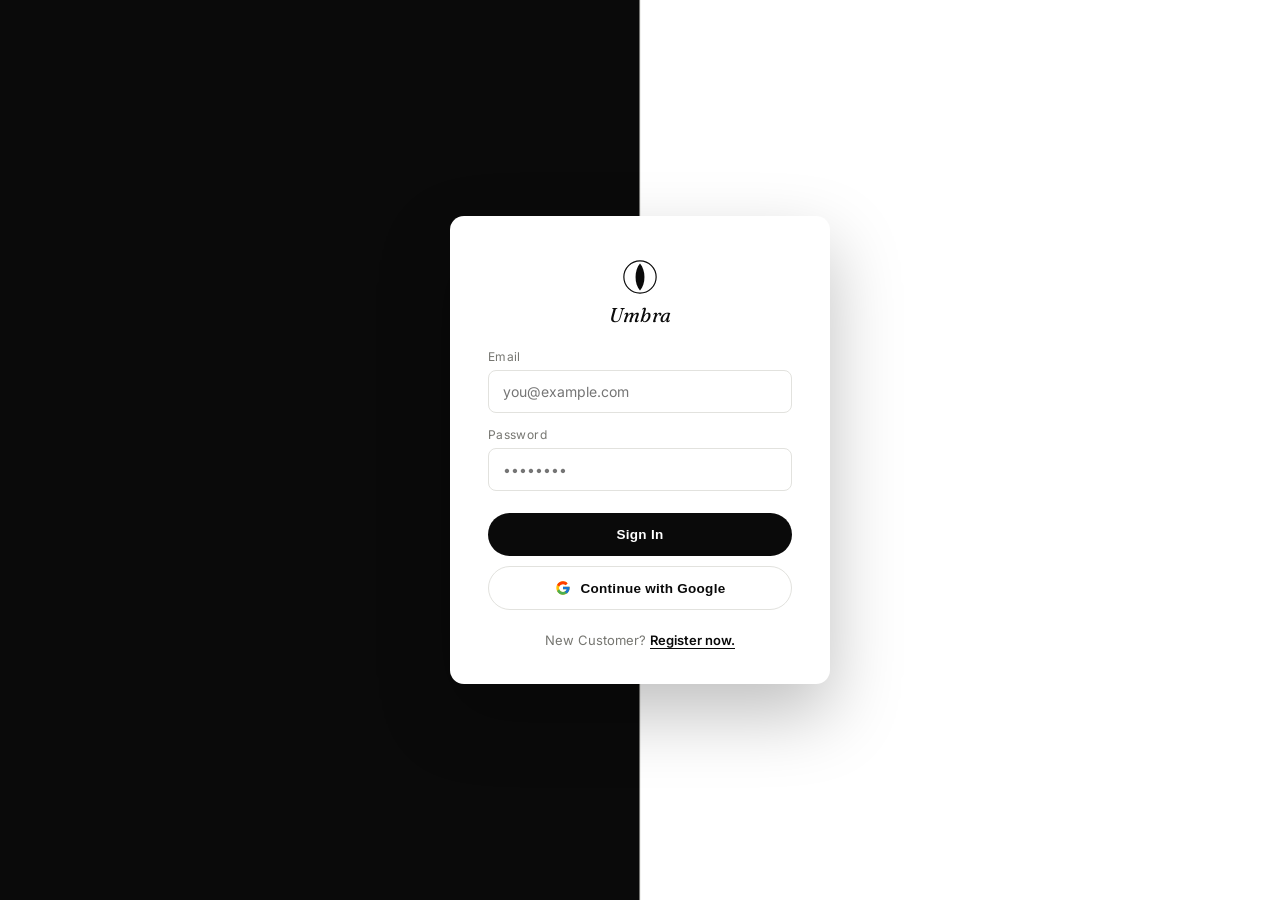
<file: login.html>
<!DOCTYPE html>
<html lang="en">
<head>
<meta charset="UTF-8">
<meta name="viewport" content="width=device-width, initial-scale=1.0">
<title>UMBRA — Sign In</title>
<link rel="preconnect" href="https://fonts.googleapis.com">
<link href="https://fonts.googleapis.com/css2?family=Fraunces:ital,opsz,wght@0,9..144,400;1,9..144,400&family=Inter:wght@400;500;600&display=swap" rel="stylesheet">
<link rel="stylesheet" href="../CSS/login.css">
</head>
<body>

<div class="stage" id="stage">
  <div class="half half-left"></div>
  <div class="half half-right"></div>
  <div class="divider"></div>

  <!-- Shopify note: replace this <form> action/method with
       {{ routes.account_login_url }} and method="post" when converting to Liquid.
       Field names below intentionally match Shopify's expected "customer[email]"
       and "customer[password]" naming for a drop-in swap later. -->
  <form class="login-box" id="loginBox">
    <div class="login-logo">
      <svg viewBox="0 0 40 40" fill="none" xmlns="http://www.w3.org/2000/svg">
        <circle cx="20" cy="20" r="19" stroke="#0a0a0a" stroke-width="1.4"/>
        <path d="M20 4 C13 12 13 28 20 36 C27 28 27 12 20 4Z" fill="#0a0a0a"/>
      </svg>
      <span>Umbra</span>
    </div>

    <div class="login-fields">
      <div class="field">
        <label for="email">Email</label>
        <input type="email" id="email" name="customer[email]" placeholder="you@example.com" required>
      </div>
      <div class="field">
        <label for="password">Password</label>
        <input type="password" id="password" name="customer[password]" placeholder="••••••••" required>
      </div>
    </div>

    <div class="login-actions">
      <button type="submit" class="btn btn-primary">Sign In</button>
      <button type="button" class="btn btn-google">
        <svg viewBox="0 0 48 48"><path fill="#FFC107" d="M43.6 20.5H42V20H24v8h11.3C33.9 32.6 29.4 36 24 36c-6.6 0-12-5.4-12-12s5.4-12 12-12c3.1 0 5.9 1.2 8 3.1l5.7-5.7C34.6 6.1 29.6 4 24 4 12.9 4 4 12.9 4 24s8.9 20 20 20 20-8.9 20-20c0-1.2-.1-2.4-.4-3.5z"/><path fill="#FF3D00" d="M6.3 14.7l6.6 4.8C14.6 15.9 19 13 24 13c3.1 0 5.9 1.2 8 3.1l5.7-5.7C34.6 6.1 29.6 4 24 4 16.3 4 9.7 8.3 6.3 14.7z"/><path fill="#4CAF50" d="M24 44c5.4 0 10.3-2 14-5.4l-6.5-5.5C29.4 34.7 26.8 36 24 36c-5.3 0-9.8-3.4-11.4-8.1l-6.5 5C9.6 39.6 16.2 44 24 44z"/><path fill="#1976D2" d="M43.6 20.5H42V20H24v8h11.3c-1 3-3.1 5.5-5.8 7.1l6.5 5.5C39.8 37.4 44 31.5 44 24c0-1.2-.1-2.4-.4-3.5z"/></svg>
        Continue with Google
      </button>
    </div>

    <p class="login-footer">New Customer? <a href="signup.html">Register now.</a></p>
  </form>
</div>

<script src="../JS/login.js"></script>
</body>
</html>
</file>
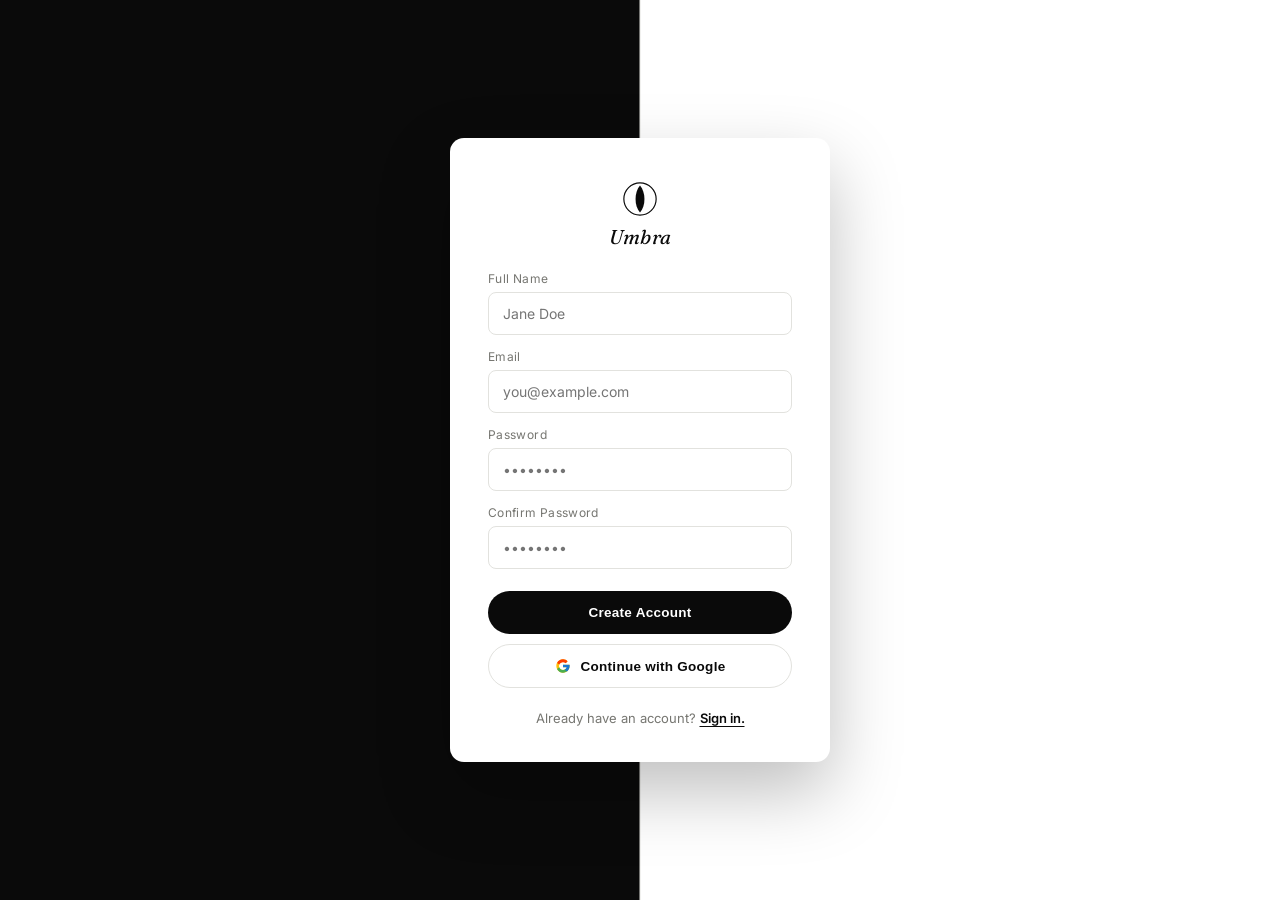
<file: signup.html>
<!DOCTYPE html>
<html lang="en">
<head>
<meta charset="UTF-8">
<meta name="viewport" content="width=device-width, initial-scale=1.0">
<title>UMBRA — Sign Up</title>
<link rel="preconnect" href="https://fonts.googleapis.com">
<link href="https://fonts.googleapis.com/css2?family=Fraunces:ital,opsz,wght@0,9..144,400;1,9..144,400&family=Inter:wght@400;500;600&display=swap" rel="stylesheet">
<link rel="stylesheet" href="../CSS/login.css">
</head>
<body>

<div class="stage" id="stage">
  <div class="half half-left"></div>
  <div class="half half-right"></div>
  <div class="divider"></div>

  <!-- Shopify note: replace this <form> action/method with
       {{ routes.account_register_url }} and method="post" when converting to Liquid.
       Field names below intentionally match Shopify's expected
       "customer[first_name]", "customer[email]", "customer[password]" and
       "customer[password_confirmation]" naming for a drop-in swap later. -->
  <form class="login-box" id="loginBox">
    <div class="login-logo">
      <svg viewBox="0 0 40 40" fill="none" xmlns="http://www.w3.org/2000/svg">
        <circle cx="20" cy="20" r="19" stroke="#0a0a0a" stroke-width="1.4"/>
        <path d="M20 4 C13 12 13 28 20 36 C27 28 27 12 20 4Z" fill="#0a0a0a"/>
      </svg>
      <span>Umbra</span>
    </div>

    <div class="login-fields">
      <div class="field">
        <label for="fullname">Full Name</label>
        <input type="text" id="fullname" name="customer[first_name]" placeholder="Jane Doe" required>
      </div>
      <div class="field">
        <label for="email">Email</label>
        <input type="email" id="email" name="customer[email]" placeholder="you@example.com" required>
      </div>
      <div class="field">
        <label for="password">Password</label>
        <input type="password" id="password" name="customer[password]" placeholder="••••••••" required>
      </div>
      <div class="field">
        <label for="confirm-password">Confirm Password</label>
        <input type="password" id="confirm-password" name="customer[password_confirmation]" placeholder="••••••••" required>
      </div>
    </div>

    <div class="login-actions">
      <button type="submit" class="btn btn-primary">Create Account</button>
      <button type="button" class="btn btn-google">
        <svg viewBox="0 0 48 48"><path fill="#FFC107" d="M43.6 20.5H42V20H24v8h11.3C33.9 32.6 29.4 36 24 36c-6.6 0-12-5.4-12-12s5.4-12 12-12c3.1 0 5.9 1.2 8 3.1l5.7-5.7C34.6 6.1 29.6 4 24 4 12.9 4 4 12.9 4 24s8.9 20 20 20 20-8.9 20-20c0-1.2-.1-2.4-.4-3.5z"/><path fill="#FF3D00" d="M6.3 14.7l6.6 4.8C14.6 15.9 19 13 24 13c3.1 0 5.9 1.2 8 3.1l5.7-5.7C34.6 6.1 29.6 4 24 4 16.3 4 9.7 8.3 6.3 14.7z"/><path fill="#4CAF50" d="M24 44c5.4 0 10.3-2 14-5.4l-6.5-5.5C29.4 34.7 26.8 36 24 36c-5.3 0-9.8-3.4-11.4-8.1l-6.5 5C9.6 39.6 16.2 44 24 44z"/><path fill="#1976D2" d="M43.6 20.5H42V20H24v8h11.3c-1 3-3.1 5.5-5.8 7.1l6.5 5.5C39.8 37.4 44 31.5 44 24c0-1.2-.1-2.4-.4-3.5z"/></svg>
        Continue with Google
      </button>
    </div>

    <p class="login-footer">Already have an account? <a href="login.html">Sign in.</a></p>
  </form>
</div>

<script src="../JS/login.js"></script>
</body>
</html>
</file>
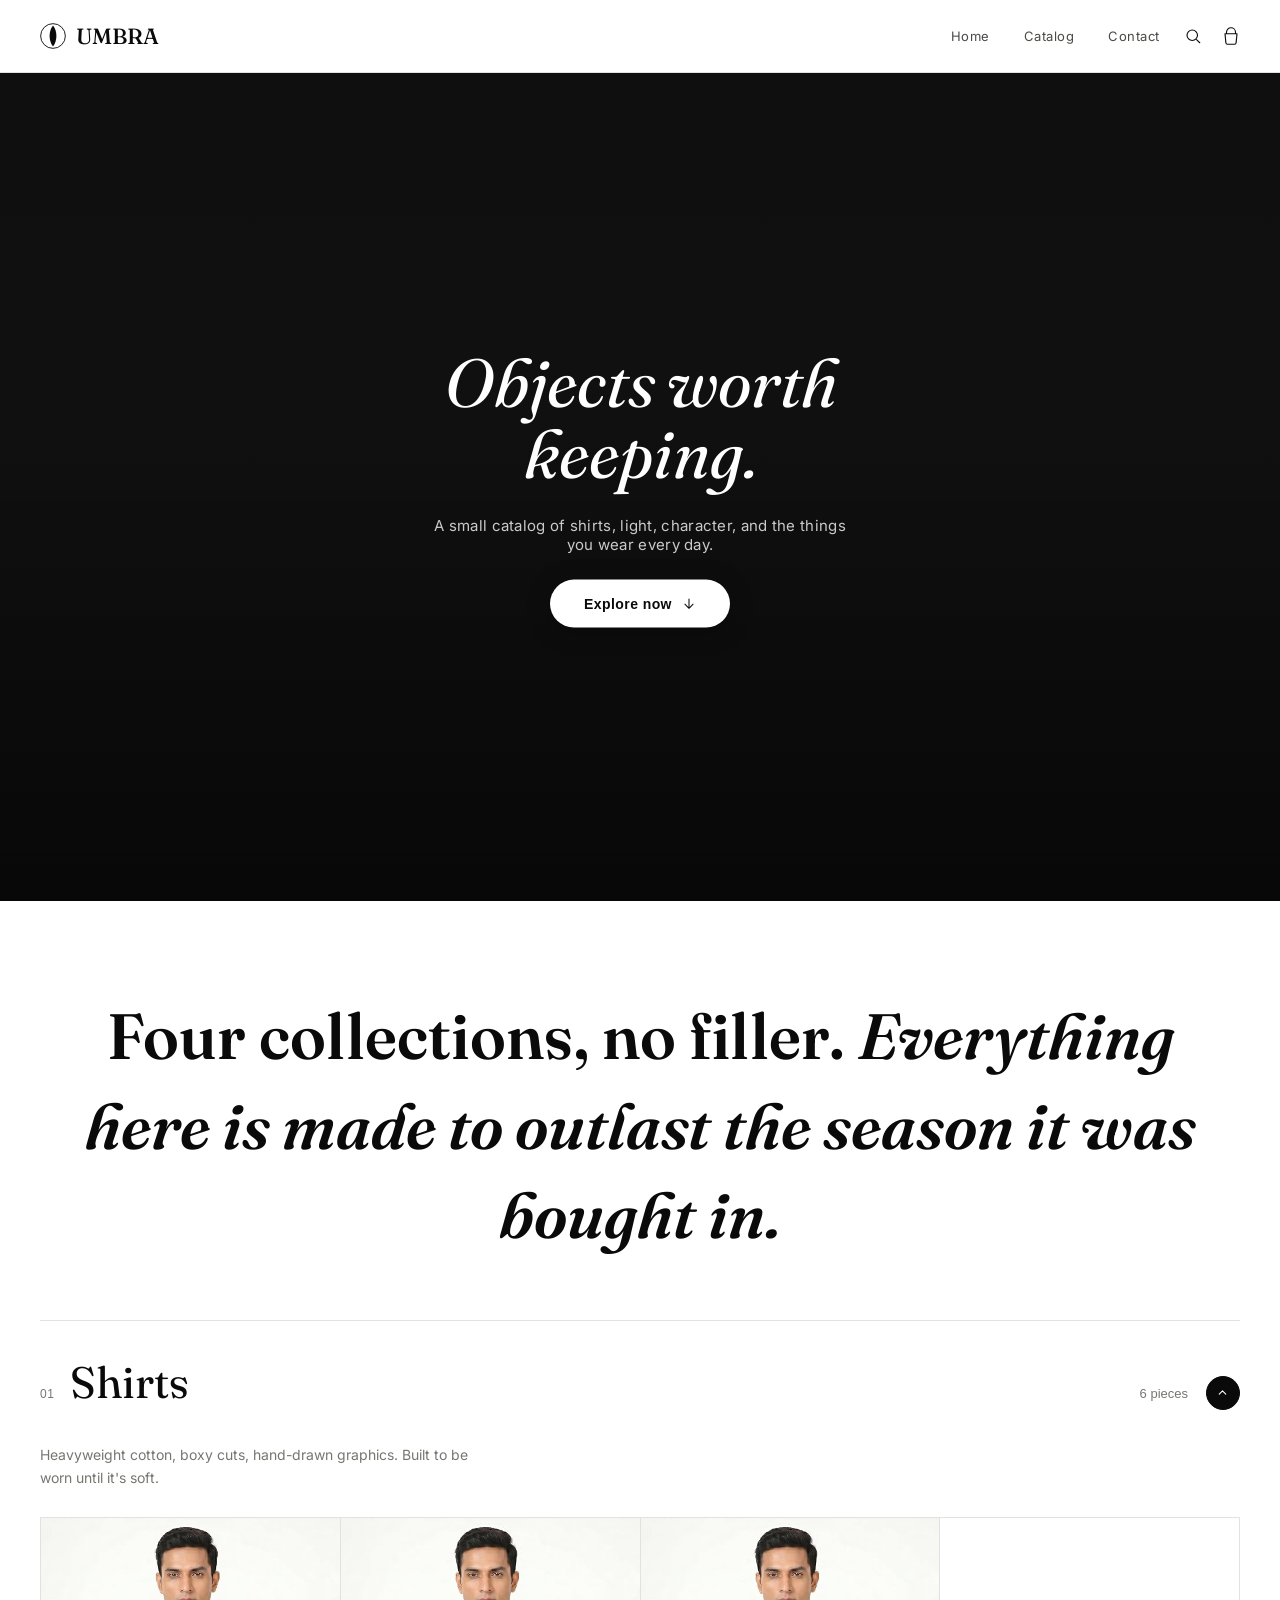
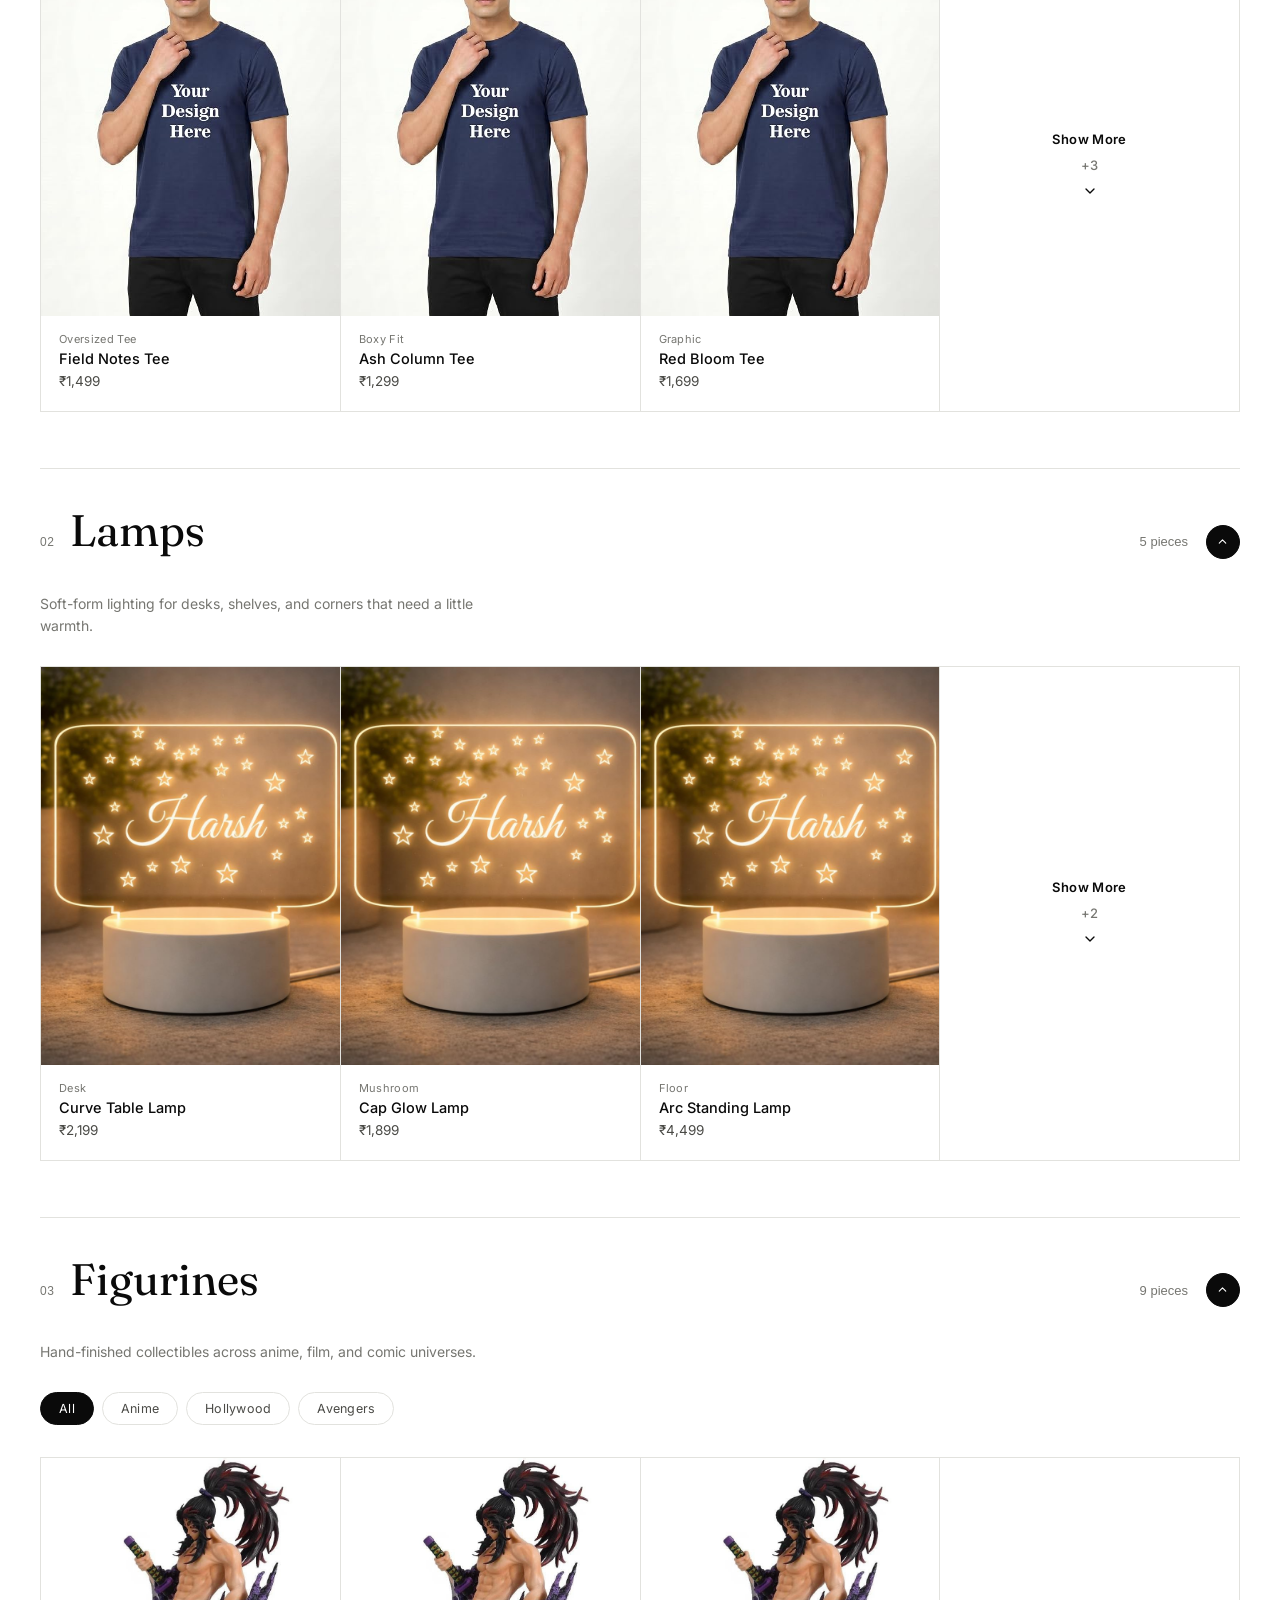
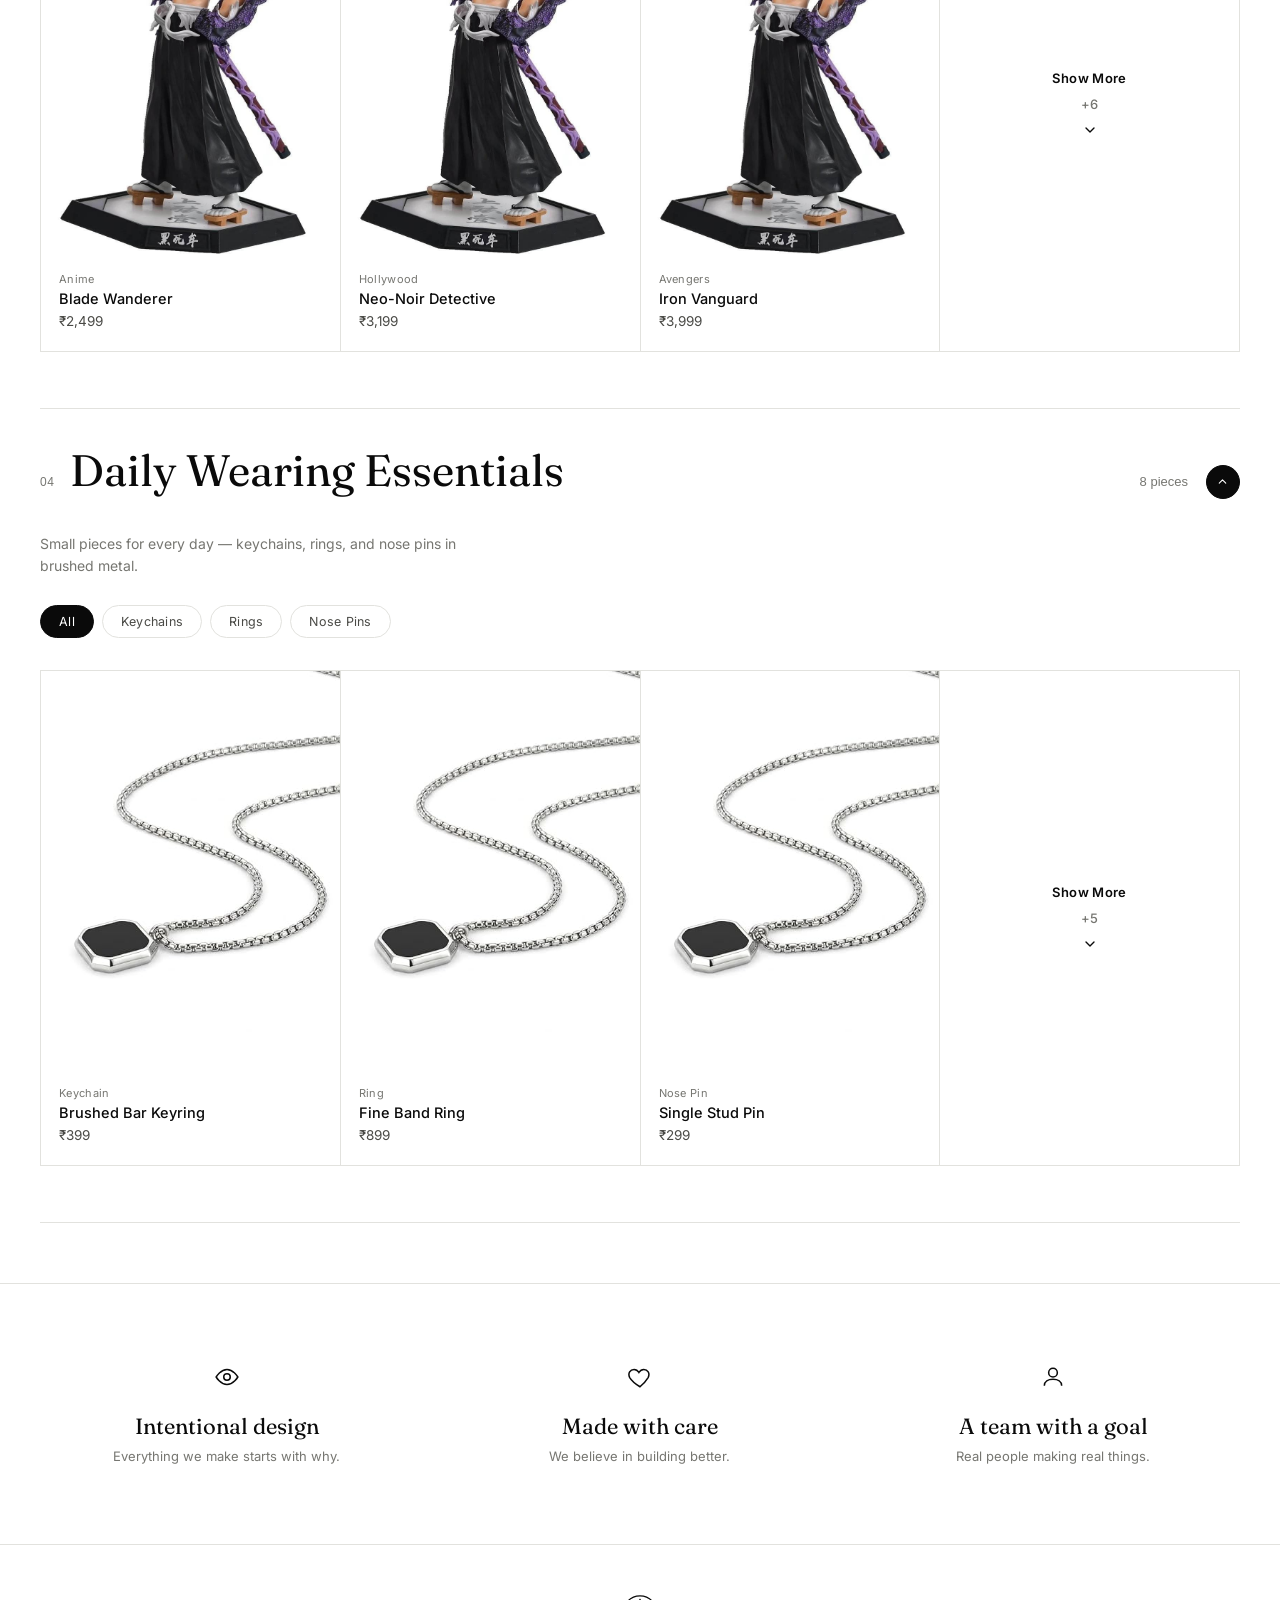
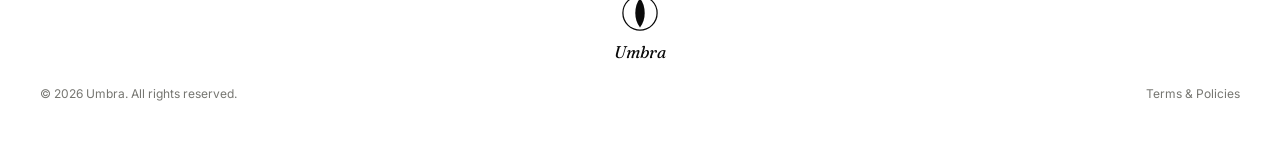
<file: HTML/catalog.html>
<!DOCTYPE html>
<html lang="en">
<head>
<meta charset="UTF-8">
<meta name="viewport" content="width=device-width, initial-scale=1.0">
<title>UMBRA — Catalog</title>
<link rel="preconnect" href="https://fonts.googleapis.com">
<link href="https://fonts.googleapis.com/css2?family=Fraunces:ital,opsz,wght@0,9..144,300;0,9..144,400;0,9..144,500;1,9..144,400&family=Inter:wght@400;500;600&display=swap" rel="stylesheet">
<link rel="stylesheet" href="../CSS/catalog.css">
</head>
<body>

<nav class="nav">
  <div class="brand">
    <svg class="brand-mark" viewBox="0 0 40 40" fill="none" xmlns="http://www.w3.org/2000/svg">
      <circle cx="20" cy="20" r="19" stroke="#0a0a0a" stroke-width="1.4"/>
      <path d="M20 4 C13 12 13 28 20 36 C27 28 27 12 20 4Z" fill="#0a0a0a"/>
    </svg>
    UMBRA
  </div>
  <button class="nav-toggle" id="navToggle" aria-label="Toggle menu">
    <svg viewBox="0 0 24 24" fill="none"><path d="M3 6h18M3 12h18M3 18h18" stroke="#0a0a0a" stroke-width="1.6" stroke-linecap="round"/></svg>
  </button>
  <div class="nav-links" id="navLinks">
    <a href="#top">Home</a>
    <a href="#catalog">Catalog</a>
    <a href="#contact">Contact</a>
  </div>
  <div class="nav-icons">
    <svg viewBox="0 0 24 24" fill="none"><circle cx="11" cy="11" r="7" stroke-width="1.5"/><path d="M21 21l-4.3-4.3" stroke-width="1.5" stroke-linecap="round"/></svg>
    <svg viewBox="0 0 24 24" fill="none"><path d="M6 9V7a6 6 0 1112 0v2M4 9h16l-1.2 12.1a2 2 0 01-2 1.9H7.2a2 2 0 01-2-1.9L4 9z" stroke-width="1.5" stroke-linejoin="round"/></svg>
  </div>
</nav>

<div class="hero" id="top">
  <video autoplay muted loop playsinline poster="https://placehold.co/1600x900/111111/eeeeee?text=UMBRA">
    <source src="https://interactive-examples.mdn.mozilla.net/media/cc0-videos/flower.webm" type="video/webm">
    <source src="https://interactive-examples.mdn.mozilla.net/media/cc0-videos/flower.mp4" type="video/mp4">
    <!-- Replace the two <source> URLs above with your own hero footage -->
  </video>
  <div class="hero-content">
    <div class="hero-eyebrow">Objects worth<br>keeping.</div>
    <p class="hero-sub">A small catalog of shirts, light, character, and the things you wear every day.</p>
    <button class="explore-btn" id="exploreBtn">
      Explore now
      <svg viewBox="0 0 24 24" fill="none"><path d="M12 4v16M5 13l7 7 7-7" stroke="#0a0a0a" stroke-width="1.8" stroke-linecap="round" stroke-linejoin="round"/></svg>
    </button>
  </div>
</div>

<div class="intro">
  <p>Four collections, no filler. <em>Everything here is made to outlast the season it was bought in.</em></p>
</div>

<main class="catalog" id="catalog">

  <!-- SHIRTS -->
  <section class="cat-section" data-section>
    <button class="cat-header" aria-expanded="false">
      <div class="cat-header-left">
        <span class="cat-index">01</span>
        <span class="cat-title">Shirts</span>
      </div>
      <div class="cat-header-right">
        <span class="cat-count">6 pieces</span>
        <span class="chevron"><svg viewBox="0 0 24 24" fill="none"><path d="M6 9l6 6 6-6" stroke-width="2" stroke-linecap="round" stroke-linejoin="round"/></svg></span>
      </div>
    </button>
    <div class="cat-panel">
      <div class="cat-panel-inner">
        <p class="cat-desc">Heavyweight cotton, boxy cuts, hand-drawn graphics. Built to be worn until it's soft.</p>
        <div class="grid" data-grid>
          <div class="card"><div class="card-img"><img src="../media/images/shirts/temp.jpg" alt="Shirt 01"></div><div class="card-info"><span class="card-tag">Oversized Tee</span><span class="card-name">Field Notes Tee</span><span class="card-price">₹1,499</span></div></div>
          <div class="card"><div class="card-img"><img src="../media/images/shirts/temp.jpg" alt="Shirt 02"></div><div class="card-info"><span class="card-tag">Boxy Fit</span><span class="card-name">Ash Column Tee</span><span class="card-price">₹1,299</span></div></div>
          <div class="card"><div class="card-img"><img src="../media/images/shirts/temp.jpg" alt="Shirt 03"></div><div class="card-info"><span class="card-tag">Graphic</span><span class="card-name">Red Bloom Tee</span><span class="card-price">₹1,699</span></div></div>

          <div class="card show-more-card" data-showmore>
            <button class="show-more-btn">
              <span>Show More</span>
              <span class="show-more-count">+3</span>
              <svg viewBox="0 0 24 24" fill="none"><path d="M6 9l6 6 6-6" stroke-width="2" stroke-linecap="round" stroke-linejoin="round"/></svg>
            </button>
          </div>

          <div class="card extra"><div class="card-img"><img src="../media/images/shirts/temp.jpg" alt="Shirt 04"></div><div class="card-info"><span class="card-tag">Minimal</span><span class="card-name">Quiet Script Tee</span><span class="card-price">₹1,199</span></div></div>
          <div class="card extra"><div class="card-img"><img src="../media/images/shirts/temp.jpg" alt="Shirt 05"></div><div class="card-info"><span class="card-tag">Heavyweight</span><span class="card-name">Slate Overtee</span><span class="card-price">₹1,899</span></div></div>
          <div class="card extra"><div class="card-img"><img src="../media/images/shirts/temp.jpg" alt="Shirt 06"></div><div class="card-info"><span class="card-tag">Long Sleeve</span><span class="card-name">Night Walk Tee</span><span class="card-price">₹1,599</span></div></div>
        </div>
      </div>
    </div>
  </section>

  <!-- LAMPS -->
  <section class="cat-section" data-section>
    <button class="cat-header" aria-expanded="false">
      <div class="cat-header-left">
        <span class="cat-index">02</span>
        <span class="cat-title">Lamps</span>
      </div>
      <div class="cat-header-right">
        <span class="cat-count">5 pieces</span>
        <span class="chevron"><svg viewBox="0 0 24 24" fill="none"><path d="M6 9l6 6 6-6" stroke-width="2" stroke-linecap="round" stroke-linejoin="round"/></svg></span>
      </div>
    </button>
    <div class="cat-panel">
      <div class="cat-panel-inner">
        <p class="cat-desc">Soft-form lighting for desks, shelves, and corners that need a little warmth.</p>
        <div class="grid" data-grid>
          <div class="card"><div class="card-img"><img src="../media/images/lamps/HARSH_LAMP.jpg" alt="Lamp 01"></div><div class="card-info"><span class="card-tag">Desk</span><span class="card-name">Curve Table Lamp</span><span class="card-price">₹2,199</span></div></div>
          <div class="card"><div class="card-img"><img src="../media/images/lamps/HARSH_LAMP.jpg" alt="Lamp 02"></div><div class="card-info"><span class="card-tag">Mushroom</span><span class="card-name">Cap Glow Lamp</span><span class="card-price">₹1,899</span></div></div>
          <div class="card"><div class="card-img"><img src="../media/images/lamps/HARSH_LAMP.jpg" alt="Lamp 03"></div><div class="card-info"><span class="card-tag">Floor</span><span class="card-name">Arc Standing Lamp</span><span class="card-price">₹4,499</span></div></div>

          <div class="card show-more-card" data-showmore>
            <button class="show-more-btn">
              <span>Show More</span>
              <span class="show-more-count">+2</span>
              <svg viewBox="0 0 24 24" fill="none"><path d="M6 9l6 6 6-6" stroke-width="2" stroke-linecap="round" stroke-linejoin="round"/></svg>
            </button>
          </div>

          <div class="card extra"><div class="card-img"><img src="../media/images/lamps/HARSH_LAMP.jpg" alt="Lamp 04"></div><div class="card-info"><span class="card-tag">Ambient</span><span class="card-name">Paper Globe Lamp</span><span class="card-price">₹1,599</span></div></div>
          <div class="card extra"><div class="card-img"><img src="../media/images/lamps/HARSH_LAMP.jpg" alt="Lamp 05"></div><div class="card-info"><span class="card-tag">Clip-on</span><span class="card-name">Shelf Beam Lamp</span><span class="card-price">₹1,299</span></div></div>
        </div>
      </div>
    </div>
  </section>

  <!-- FIGURINES -->
  <section class="cat-section" data-section>
    <button class="cat-header" aria-expanded="false">
      <div class="cat-header-left">
        <span class="cat-index">03</span>
        <span class="cat-title">Figurines</span>
      </div>
      <div class="cat-header-right">
        <span class="cat-count">9 pieces</span>
        <span class="chevron"><svg viewBox="0 0 24 24" fill="none"><path d="M6 9l6 6 6-6" stroke-width="2" stroke-linecap="round" stroke-linejoin="round"/></svg></span>
      </div>
    </button>
    <div class="cat-panel">
      <div class="cat-panel-inner">
        <p class="cat-desc">Hand-finished collectibles across anime, film, and comic universes.</p>
        <div class="subcats" data-subcats>
          <span class="subcat-pill active" data-filter="all">All</span>
          <span class="subcat-pill" data-filter="anime">Anime</span>
          <span class="subcat-pill" data-filter="hollywood">Hollywood</span>
          <span class="subcat-pill" data-filter="avenger">Avengers</span>
        </div>
        <div class="grid" data-grid>
          <div class="card" data-sub="anime"><div class="card-img"><img src="../media/images/figurines/kokoshibo.jpg" alt="Figurine 01"></div><div class="card-info"><span class="card-tag">Anime</span><span class="card-name">Blade Wanderer</span><span class="card-price">₹2,499</span></div></div>
          <div class="card" data-sub="hollywood"><div class="card-img"><img src="../media/images/figurines/kokoshibo.jpg" alt="Figurine 04"></div><div class="card-info"><span class="card-tag">Hollywood</span><span class="card-name">Neo-Noir Detective</span><span class="card-price">₹3,199</span></div></div>
          <div class="card" data-sub="avenger"><div class="card-img"><img src="../media/images/figurines/kokoshibo.jpg" alt="Figurine 07"></div><div class="card-info"><span class="card-tag">Avengers</span><span class="card-name">Iron Vanguard</span><span class="card-price">₹3,999</span></div></div>

          <div class="card show-more-card" data-showmore>
            <button class="show-more-btn">
              <span>Show More</span>
              <span class="show-more-count">+6</span>
              <svg viewBox="0 0 24 24" fill="none"><path d="M6 9l6 6 6-6" stroke-width="2" stroke-linecap="round" stroke-linejoin="round"/></svg>
            </button>
          </div>

          <div class="card extra" data-sub="anime"><div class="card-img"><img src="../media/images/figurines/kokoshibo.jpg" alt="Figurine 02"></div><div class="card-info"><span class="card-tag">Anime</span><span class="card-name">Storm Fist Nendo</span><span class="card-price">₹1,999</span></div></div>
          <div class="card extra" data-sub="anime"><div class="card-img"><img src="../media/images/figurines/kokoshibo.jpg" alt="Figurine 03"></div><div class="card-info"><span class="card-tag">Anime</span><span class="card-name">Moonlit Ronin</span><span class="card-price">₹2,799</span></div></div>
          <div class="card extra" data-sub="hollywood"><div class="card-img"><img src="../media/images/figurines/kokoshibo.jpg" alt="Figurine 05"></div><div class="card-info"><span class="card-tag">Hollywood</span><span class="card-name">Space Marshal</span><span class="card-price">₹3,499</span></div></div>
          <div class="card extra" data-sub="hollywood"><div class="card-img"><img src="../media/images/figurines/kokoshibo.jpg" alt="Figurine 06"></div><div class="card-info"><span class="card-tag">Hollywood</span><span class="card-name">Rogue Archaeologist</span><span class="card-price">₹2,999</span></div></div>
          <div class="card extra" data-sub="avenger"><div class="card-img"><img src="../media/images/figurines/kokoshibo.jpg" alt="Figurine 08"></div><div class="card-info"><span class="card-tag">Avengers</span><span class="card-name">Thunder Sentinel</span><span class="card-price">₹3,799</span></div></div>
          <div class="card extra" data-sub="avenger"><div class="card-img"><img src="../media/images/figurines/kokoshibo.jpg" alt("Figurine 09"></div><div class("card-info"><span class("card-tag">Avengers</span><span class("card-name">Shield Captain</span><span class("card-price">₹3,599</span></div></ div>
        </div>
      </div>
    </div>
  </section>

  <!-- DAILY WEARING ESSENTIALS -->
  <section class="cat-section" data-section>
    <button class="cat-header" aria-expanded="false">
      <div class="cat-header-left">
        <span class="cat-index">04</span>
        <span class="cat-title">Daily Wearing Essentials</span>
      </div>
      <div class="cat-header-right">
        <span class="cat-count">8 pieces</span>
        <span class="chevron"><svg viewBox="0 0 24 24" fill="none"><path d="M6 9l6 6 6-6" stroke-width="2" stroke-linecap="round" stroke-linejoin="round"/></svg></span>
      </div>
    </button>
    <div class="cat-panel">
      <div class="cat-panel-inner">
        <p class="cat-desc">Small pieces for every day — keychains, rings, and nose pins in brushed metal.</p>
        <div class="subcats" data-subcats>
          <span class="subcat-pill active" data-filter="all">All</span>
          <span class="subcat-pill" data-filter="keychain">Keychains</span>
          <span class="subcat-pill" data-filter="ring">Rings</span>
          <span class="subcat-pill" data-filter="nosepin">Nose Pins</span>
        </div>
        <div class="grid" data-grid>
          <div class="card" data-sub="keychain"><div class="card-img"><img src="../media/images/DEW/chain.jpg" alt="DWE 01"></div><div class="card-info"><span class="card-tag">Keychain</span><span class="card-name">Brushed Bar Keyring</span><span class="card-price">₹399</span></div></div>
          <div class="card" data-sub="ring"><div class="card-img"><img src="../media/images/DEW/chain.jpg" alt="DWE 03"></div><div class="card-info"><span class="card-tag">Ring</span><span class="card-name">Fine Band Ring</span><span class="card-price">₹899</span></div></div>
          <div class="card" data-sub="nosepin"><div class="card-img"><img src="../media/images/DEW/chain.jpg" alt="DWE 06"></div><div class="card-info"><span class="card-tag">Nose Pin</span><span class="card-name">Single Stud Pin</span><span class="card-price">₹299</span></div></div>

          <div class="card show-more-card" data-showmore>
            <button class="show-more-btn">
              <span>Show More</span>
              <span class="show-more-count">+5</span>
              <svg viewBox="0 0 24 24" fill="none"><path d="M6 9l6 6 6-6" stroke-width="2" stroke-linecap="round" stroke-linejoin="round"/></svg>
            </button>
          </div>

          <div class="card extra" data-sub="keychain"><div class="card-img"><img src="../media/images/DEW/chain.jpg" alt="DWE 02"></div><div class="card-info"><span class="card-tag">Keychain</span><span class="card-name">Twin Flame Fob</span><span class="card-price">₹349</span></div></div>
          <div class="card extra" data-sub="ring"><div class="card-img"><img src="../media/images/DEW/chain.jpg" alt="DWE 04"></div><div class="card-info"><span class="card-tag">Ring</span><span class="card-name">Stacked Signet Ring</span><span class="card-price">₹1,099</span></div></div>
          <div class="card extra" data-sub="ring"><div class="card-img"><img src="../media/images/DEW/chain.jpg" alt="DWE 05"></div><div class="card-info"><span class="card-tag">Ring</span><span class="card-name">Matte Steel Ring</span><span class="card-price">₹799</span></div></div>
          <div class="card extra" data-sub="nosepin"><div class="card-img"><img src="../media/images/DEW/chain.jpg" alt="DWE 07"></div><div class="card-info"><span class="card-tag">Nose Pin</span><span class="card-name">Twist Wire Pin</span><span class="card-price">₹329</span></div></div>
          <div class="card extra" data-sub="keychain"><div class="card-img"><img src="../media/images/DEW/chain.jpg" alt="DWE 08"></div><div class="card-info"><span class="card-tag">Keychain</span><span class="card-name">Coin Drop Keyring</span><span class="card-price">₹449</span></div></div>
        </div>
      </div>
    </div>
  </section>

</main>

<div class="features">
  <div class="feature">
    <svg viewBox="0 0 24 24" fill="none"><path d="M2 12s4-7 10-7 10 7 10 7-4 7-10 7-10-7-10-7z" stroke-width="1.4"/><circle cx="12" cy="12" r="3" stroke-width="1.4"/></svg>
    <h3>Intentional design</h3>
    <p>Everything we make starts with why.</p>
  </div>
  <div class="feature">
    <svg viewBox="0 0 24 24" fill="none"><path d="M12 21s-7-4.35-9.5-8.5C.5 8.5 3 5 6.5 5c2 0 3.5 1.2 4.5 2.8C12 6.2 13.5 5 15.5 5 19 5 21.5 8.5 19.5 12.5 17 16.65 12 21 12 21z" stroke-width="1.4"/></svg>
    <h3>Made with care</h3>
    <p>We believe in building better.</p>
  </div>
  <div class="feature" id="contact">
    <svg viewBox="0 0 24 24" fill="none"><circle cx="12" cy="8" r="4" stroke-width="1.4"/><path d="M4 20c0-4 3.5-6 8-6s8 2 8 6" stroke-width="1.4"/></svg>
    <h3>A team with a goal</h3>
    <p>Real people making real things.</p>
  </div>
</div>

<footer>
  <div class="foot-mark">
    <svg viewBox="0 0 40 40" fill="none"><circle cx="20" cy="20" r="19" stroke="#0a0a0a" stroke-width="1.4"/><path d="M20 4 C13 12 13 28 20 36 C27 28 27 12 20 4Z" fill="#0a0a0a"/></svg>
    <span>Umbra</span>
  </div>
  <div class="foot-bottom">
    <span>© 2026 Umbra. All rights reserved.</span>
    <span>Terms &amp; Policies</span>
  </div>
</footer>

<script src="../JS/catalog.js"></script>
</body>
</html>
</file>
<file: CSS/catalog.css>
:root {
  --ink: #0a0a0a;
  --paper: #ffffff;
  --line: #e2e2de;
  --grey: #767671;
  --grey-dark: #4a4a46;
}

* {
  margin: 0;
  padding: 0;
  box-sizing: border-box;
}
html {
  scroll-behavior: smooth;
}
body {
  background: var(--paper);
  color: var(--ink);
  font-family: "Inter", sans-serif;
  -webkit-font-smoothing: antialiased;
}
a {
  color: inherit;
  text-decoration: none;
}
img {
  display: block;
  max-width: 100%;
}

/* ---------- NAV ---------- */
.nav {
  position: sticky;
  top: 0;
  z-index: 50;
  display: flex;
  align-items: center;
  justify-content: space-between;
  padding: 22px 40px;
  background: rgba(255, 255, 255, 0.88);
  backdrop-filter: blur(10px);
  border-bottom: 1px solid var(--line);
}
.nav-links {
  display: flex;
  gap: 34px;
  font-size: 13px;
  letter-spacing: 0.04em;
  margin-left: auto; /* ADD THIS LINE */
  margin-right: 24px; /* ADD THIS LINE — spacing before the search/cart icons */
}
.nav-links a {
  color: var(--grey-dark);
  transition: color 0.25s;
}
.nav-links a:hover {
  color: var(--ink);
}
.brand {
  font-family: "Fraunces", serif;
  font-size: 22px;
  font-weight: 500;
  display: flex;
  align-items: center;
  gap: 10px;
}
.brand-mark {
  width: 26px;
  height: 26px;
  flex-shrink: 0;
}
.nav-icons {
  display: flex;
  gap: 20px;
  align-items: center;
}
.nav-icons svg {
  width: 18px;
  height: 18px;
  stroke: var(--ink);
  cursor: pointer;
}
.nav-toggle {
  display: none;
  background: none;
  border: 0;
  cursor: pointer;
}
.nav-toggle svg {
  width: 22px;
  height: 22px;
}

@media (max-width: 760px) {
  .nav-links {
    position: fixed;
    top: 69px;
    left: 16px;
    width: 200px; /* CHANGED — fixed width instead of full-bleed */
    right: auto; /* CHANGED — removes edge-to-edge stretch */
    background: var(--paper);
    flex-direction: column;
    gap: 0;
    max-height: 0;
    overflow: hidden;
    border: 1px solid var(--line); /* CHANGED — full border instead of just bottom */
    border-radius: 10px; /* ADD — soft rounded corners */
    box-shadow: 0 12px 30px rgba(0, 0, 0, 0.08); /* ADD — lifts it off the page */
    transition: max-height 0.35s ease;
  }
  .nav-links.open {
    max-height: 220px;
  }
  .nav-links a {
    padding: 14px 20px;
    border-top: 1px solid var(--line);
  } /* CHANGED padding */
  .nav-links a:first-child {
    border-top: none;
  } /* ADD — avoids double border on first item */
  .nav-toggle {
    display: block;
    order: -1;
  }
  .brand {
    margin-left: 12px;
  }
}
/* ---------- HERO ---------- */
.hero {
  position: relative;
  width: 100%;
  height: 92vh;
  min-height: 520px;
  overflow: hidden;
  background: #111;
}
.hero-slideshow {
  position: absolute;
  inset: 0;
  width: 100%;
  height: 100%;
}
.hero-slide {
  position: absolute;
  inset: 0;
  width: 100%;
  height: 100%;
  object-fit: cover;
  opacity: 0;
  transition: opacity 1s ease;
}
.hero-slide.active {
  opacity: 0.9;
}
.hero::after {
  content: "";
  position: absolute;
  inset: 0;
  background: linear-gradient(
    180deg,
    rgba(0, 0, 0, 0.15) 0%,
    rgba(0, 0, 0, 0.05) 40%,
    rgba(0, 0, 0, 0.55) 100%
  );
}
.hero-content {
  position: absolute;
  top: 50%;
  left: 50%;
  transform: translate(-50%, -50%);
  width: 100%;
  max-width: 820px;
  padding: 0 40px;
  display: flex;
  flex-direction: column;
  align-items: center;
  text-align: center;
  gap: 26px;
  z-index: 2;
}
.hero-eyebrow {
  color: #fff;
  font-family: "Fraunces", serif;
  font-style: italic;
  font-weight: 400;
  font-size: clamp(32px, 6vw, 68px);
  line-height: 1.05;
  max-width: 820px;
  margin: 0 auto;
}
.hero-sub {
  color: rgba(255, 255, 255, 0.78);
  font-size: 15px;
  letter-spacing: 0.02em;
  max-width: 420px;
  margin: 0 auto;
}
.explore-btn {
  background: var(--paper);
  color: var(--ink);
  border: none;
  padding: 16px 34px;
  border-radius: 999px;
  font-size: 14px;
  font-weight: 600;
  letter-spacing: 0.03em;
  cursor: pointer;
  display: inline-flex;
  align-items: center;
  gap: 10px;
  transition:
    transform 0.3s ease,
    box-shadow 0.3s ease;
  box-shadow: 0 4px 24px rgba(0, 0, 0, 0.25);
}
.explore-btn:hover {
  transform: translateY(-2px);
  box-shadow: 0 8px 30px rgba(0, 0, 0, 0.3);
}
.explore-btn svg {
  width: 14px;
  height: 14px;
  transition: transform 0.3s ease;
}
.explore-btn:hover svg {
  transform: translateY(2px);
}

/* ---------- INTRO ---------- */
.intro {
  padding: 90px 40px 40px;
  max-width: 100%;
  text-align: center;
}
.intro p {
  font-family: "Fraunces", serif;
  font-size: clamp(36px, 6vw, 64px);
  font-weight: 600;
  line-height: 1.4;
  color: var(--ink);
}
.intro p em {
  font-style: italic;
  color: var(--ink);
}
/* ---------- SHOP BY COLLECTION ---------- */
.collections {
  padding: 20px 40px 60px;
}
.collections-grid {
  display: grid;
  grid-template-columns: repeat(4, 1fr);
  gap: 16px;
}
@media (max-width: 980px) {
  .collections-grid {
    grid-template-columns: repeat(2, 1fr);
  }
}
@media (max-width: 520px) {
  .collections-grid {
    grid-template-columns: 1fr;
  }
}
.collection-card {
  position: relative;
  display: block;
  aspect-ratio: 3/4;
  overflow: hidden;
  border-radius: 4px;
}
.collection-card img {
  width: 100%;
  height: 100%;
  object-fit: cover;
  transition: transform 0.6s ease;
}
.collection-card:hover img {
  transform: scale(1.05);
}
.collection-card::after {
  content: "";
  position: absolute;
  inset: 0;
  background: linear-gradient(180deg, rgba(0,0,0,0.05) 0%, rgba(0,0,0,0.35) 100%);
}
.collection-label {
  position: absolute;
  top: 24px;
  left: 20px;
  z-index: 2;
  color: #fff;
  font-family: "Inter", sans-serif;
  font-size: clamp(18px, 2.4vw, 26px);
  font-weight: 700;
  letter-spacing: 0.02em;
  text-transform: uppercase;
  line-height: 1.2;
  text-shadow: 0 2px 12px rgba(0,0,0,0.4);
}
/* ---------- CATALOG ---------- */
.catalog {
  padding: 20px 40px 60px;
  background: #ffffff;
}
.cat-section {
  border-top: 1px solid var(--line);
}
.cat-section:last-child {
  border-bottom: 1px solid var(--line);
}

.cat-header {
  width: 100%;
  background: none;
  border: none;
  cursor: pointer;
  display: flex;
  align-items: baseline;
  justify-content: space-between;
  padding: 34px 0;
  text-align: left;
}
.cat-header-left {
  display: flex;
  align-items: baseline;
  gap: 16px;
}
.cat-index {
  font-size: 12px;
  color: var(--grey);
  letter-spacing: 0.04em;
  font-variant-numeric: tabular-nums;
}
.cat-title {
  font-family: "Fraunces", serif;
  font-size: clamp(28px, 4vw, 44px);
  font-weight: 400;
  color: var(--ink);
}
.cat-header-right {
  display: flex;
  align-items: center;
  gap: 18px;
}
.cat-count {
  font-size: 13px;
  color: var(--grey);
}
.chevron {
  width: 34px;
  height: 34px;
  border: 1px solid var(--ink);
  border-radius: 50%;
  display: flex;
  align-items: center;
  justify-content: center;
  flex-shrink: 0;
  transition:
    transform 0.4s cubic-bezier(0.65, 0, 0.35, 1),
    background 0.3s ease;
}
.chevron svg {
  width: 13px;
  height: 13px;
  stroke: var(--ink);
  transition: stroke 0.3s ease;
}
.cat-header[aria-expanded="true"] .chevron {
  transform: rotate(180deg);
  background: var(--ink);
}
.cat-header[aria-expanded="true"] .chevron svg {
  stroke: var(--paper);
}

.cat-panel {
  max-height: 0;
  overflow: hidden;
  transition: max-height 0.55s cubic-bezier(0.65, 0, 0.35, 1);
}
.cat-panel-inner {
  padding-bottom: 56px;
}
.cat-desc {
  max-width: 460px;
  color: var(--grey);
  font-size: 14px;
  line-height: 1.6;
  margin-bottom: 28px;
}

/* subcategory pills */
.subcats {
  display: flex;
  flex-wrap: wrap;
  gap: 8px;
  margin-bottom: 32px;
}
.subcat-pill {
  padding: 8px 18px;
  border: 1px solid var(--line);
  border-radius: 999px;
  font-size: 12.5px;
  letter-spacing: 0.02em;
  background: var(--paper);
  color: var(--grey-dark);
  cursor: pointer;
  transition: all 0.25s ease;
}
.subcat-pill:hover {
  border-color: var(--ink);
}
.subcat-pill.active {
  background: var(--ink);
  color: var(--paper);
  border-color: var(--ink);
}

/* grid & cards (white background, hairline borders on cards) */
.grid {
  display: grid;
  grid-template-columns: repeat(4, 1fr);
  gap: 0;
  background: #ffffff;
  border-top: 1px solid var(--line);
  border-left: 1px solid var(--line);
}
@media (max-width: 980px) {
  .grid {
    grid-template-columns: repeat(2, 1fr);
  }
}
@media (max-width: 520px) {
  .grid {
    grid-template-columns: 1fr;
  }
}

.card {
  background: #ffffff;
  border-right: 1px solid var(--line);
  border-bottom: 1px solid var(--line);
  display: flex;
  flex-direction: column;
}
.card.hide {
  display: none;
}
.card-img {
  aspect-ratio: 3/4;
  overflow: hidden;
  background: #ffffff;
}
.card-img img {
  width: 100%;
  height: 100%;
  object-fit: cover;
  transition: transform 0.6s ease;
}
.card:hover .card-img img {
  transform: scale(1.045);
}
.card-info {
  padding: 16px 18px 22px;
  display: flex;
  flex-direction: column;
  gap: 4px;
}
.card-tag {
  font-size: 11px;
  color: var(--grey);
  letter-spacing: 0.03em;
}
.card-name {
  font-size: 14.5px;
  font-weight: 500;
  color: var(--ink);
}
.card-price {
  font-size: 13.5px;
  color: var(--grey-dark);
  margin-top: 2px;
}

/* extra (hidden-by-default) cards */
.card.extra {
  display: none;
}
.grid.expanded .card.extra {
  display: flex;
  animation: cardReveal 0.45s ease forwards;
}
@keyframes cardReveal {
  from {
    opacity: 0;
    transform: translateY(-14px);
  }
  to {
    opacity: 1;
    transform: translateY(0);
  }
}

/* show more card */
.show-more-card {
  align-items: center;
  justify-content: center;
}
.show-more-btn {
  width: 100%;
  height: 100%;
  min-height: 220px;
  background: none;
  border: none;
  cursor: pointer;
  display: flex;
  flex-direction: column;
  align-items: center;
  justify-content: center;
  gap: 10px;
  color: var(--ink);
  font-family: "Inter", sans-serif;
  font-size: 13px;
  font-weight: 600;
  letter-spacing: 0.03em;
  transition: opacity 0.25s ease;
}
.show-more-btn:hover {
  opacity: 0.6;
}
.show-more-count {
  color: var(--grey);
  font-weight: 500;
}
.show-more-btn svg {
  width: 16px;
  height: 16px;
  stroke: var(--ink);
}
.show-more-card.hide-out {
  animation: cardExit 0.28s ease forwards;
}
.show-more-card.hide {
  display: none;
}
@keyframes cardExit {
  from {
    opacity: 1;
    transform: scale(1);
  }
  to {
    opacity: 0;
    transform: scale(0.92);
  }
}

/* ---------- FOOTER ---------- */
.features {
  display: grid;
  grid-template-columns: repeat(3, 1fr);
  gap: 40px;
  padding: 80px 40px;
  border-top: 1px solid var(--line);
  text-align: center;
}
@media (max-width: 700px) {
  .features {
    grid-template-columns: 1fr;
    gap: 56px;
  }
}
.feature svg {
  width: 26px;
  height: 26px;
  stroke: var(--ink);
  margin-bottom: 18px;
}
.feature h3 {
  font-family: "Fraunces", serif;
  font-weight: 400;
  font-size: 22px;
  margin-bottom: 8px;
}
.feature p {
  font-size: 13px;
  color: var(--grey);
}

footer {
  padding: 50px 40px 40px;
  display: flex;
  flex-direction: column;
  align-items: center;
  gap: 24px;
  border-top: 1px solid var(--line);
}
.foot-mark {
  display: flex;
  flex-direction: column;
  align-items: center;
  gap: 10px;
}
.foot-mark svg {
  width: 36px;
  height: 36px;
}
.foot-mark span {
  font-family: "Fraunces", serif;
  font-style: italic;
  font-size: 17px;
}
.foot-bottom {
  width: 100%;
  display: flex;
  justify-content: space-between;
  font-size: 12px;
  color: var(--grey);
  flex-wrap: wrap;
  gap: 10px;
}
</file>
<file: CSS/checkout.css>
:root {
  --ink: #0a0a0a;
  --paper: #ffffff;
  --line: #e2e2de;
  --grey: #767671;
  --grey-dark: #4a4a46;
}

* {
  margin: 0;
  padding: 0;
  box-sizing: border-box;
}
body {
  font-family: "Inter", sans-serif;
  color: var(--ink);
  background: var(--paper);
  -webkit-font-smoothing: antialiased;
}
a {
  color: inherit;
  text-decoration: none;
}
img {
  display: block;
  max-width: 100%;
}

.nav {
  padding: 22px 40px;
  border-bottom: 1px solid var(--line);
}
.brand {
  font-family: "Fraunces", serif;
  font-size: 20px;
  font-weight: 500;
}

/* ---------- layout ---------- */
.checkout {
  display: grid;
  grid-template-columns: 1.2fr 1fr;
  max-width: 1300px;
  margin: 0 auto;
}

.checkout-form {
  padding: 56px 60px;
  border-right: 1px solid var(--line);
}

.checkout-title {
  font-family: "Fraunces", serif;
  font-size: 32px;
  font-weight: 400;
  margin-bottom: 6px;
}
.checkout-sub {
  font-size: 13.5px;
  color: var(--grey);
  margin-bottom: 40px;
}

/* form sections */
.form-section {
  margin-bottom: 40px;
}
.form-section-title {
  font-size: 12px;
  letter-spacing: 0.05em;
  text-transform: uppercase;
  color: var(--grey);
  font-weight: 600;
  margin-bottom: 16px;
  display: flex;
  align-items: center;
  gap: 10px;
}
.form-section-title .num {
  width: 20px;
  height: 20px;
  border: 1px solid var(--ink);
  border-radius: 50%;
  display: flex;
  align-items: center;
  justify-content: center;
  font-size: 11px;
  color: var(--ink);
  letter-spacing: 0;
}

.form-row {
  display: flex;
  gap: 14px;
  margin-bottom: 14px;
}
.field {
  flex: 1;
  display: flex;
  flex-direction: column;
  gap: 6px;
}
.field label {
  font-size: 12px;
  color: var(--grey);
  letter-spacing: 0.02em;
}
.field input,
.field select {
  width: 100%;
  padding: 13px 14px;
  border: 1px solid var(--line);
  border-radius: 8px;
  font-size: 14px;
  font-family: "Inter", sans-serif;
  color: var(--ink);
  outline: none;
  background: var(--paper);
  transition: border-color 0.25s ease;
}
.field input:focus,
.field select:focus {
  border-color: var(--ink);
}

.place-order-btn {
  width: 100%;
  padding: 16px 0;
  background: var(--ink);
  color: var(--paper);
  border: none;
  border-radius: 999px;
  font-size: 14.5px;
  font-weight: 600;
  letter-spacing: 0.02em;
  cursor: pointer;
  margin-top: 10px;
  transition: opacity 0.25s ease;
}
.place-order-btn:hover {
  opacity: 0.85;
}

/* ---------- order summary (right column) ---------- */
.order-summary {
  position: sticky;
  top: 0;
  height: 100vh;
  padding: 56px 48px;
  display: flex;
  flex-direction: column;
  gap: 26px;
  overflow-y: auto;
}

.summary-item {
  display: flex;
  align-items: flex-start;
  gap: 20px;
  flex-wrap: wrap;
}
.summary-thumb {
  position: relative;
  width: 200px;
  height: 200px;
  flex-shrink: 0;
  border: 1px solid #d4d0d0;
  border-radius: 12px;
  overflow: hidden;
  background: var(--paper);
}
.summary-thumb img {
  width: 100%;
  height: 100%;
  object-fit: cover;
}
.summary-thumb .qty-badge {
  position: absolute;
  top: -8px;
  right: -8px;
  width: 26px;
  height: 26px;
  background: var(--ink);
  color: var(--paper);
  font-size: 13px;
  font-weight: 600;
  border: 2px solid var(--paper);
  border-radius: 50%;
  display: flex;
  align-items: center;
  justify-content: center;
}
.summary-info {
  flex: 1;
  min-width: 120px;
}
.summary-name {
  white-space: normal;
}
.summary-variant {
  font-size: 12px;
  color: var(--grey);
}
.summary-price {
  font-size: 14px;
  font-weight: 500;
  white-space: nowrap;
}

.summary-divider {
  border-top: 1px solid var(--line);
}

.summary-line {
  display: flex;
  justify-content: space-between;
  font-size: 13.5px;
  color: var(--grey-dark);
}
.summary-line.total {
  font-size: 16px;
  font-weight: 600;
  color: var(--ink);
}
.summary-line .value-sub {
  display: block;
  font-size: 11px;
  color: var(--grey);
  font-weight: 400;
  text-align: right;
}

/* ---------- responsive ---------- */
@media (max-width: 900px) {
  .checkout {
    grid-template-columns: 1fr;
  }
  .checkout-form {
    border-right: none;
    border-bottom: 1px solid var(--line);
    padding: 36px 24px;
  }
  .order-summary {
    position: static;
    height: auto;
    padding: 32px 24px 48px;
  }
  .form-row {
    flex-direction: column;
    gap: 14px;
  }
}
</file>
<file: CSS/contact.css>
:root {
  --ink: #0a0a0a;
  --paper: #ffffff;
  --line: #e2e2de;
  --grey: #767671;
  --grey-dark: #4a4a46;
}

* {
  margin: 0;
  padding: 0;
  box-sizing: border-box;
}
html {
  scroll-behavior: smooth;
}
body {
  background: var(--paper);
  color: var(--ink);
  font-family: "Inter", sans-serif;
  -webkit-font-smoothing: antialiased;
}
a {
  color: inherit;
  text-decoration: none;
}

/* ---------- NAV (shared with catalog page) ---------- */
.nav {
  position: sticky;
  top: 0;
  z-index: 50;
  display: flex;
  align-items: center;
  justify-content: space-between;
  padding: 22px 40px;
  background: rgba(255, 255, 255, 0.88);
  backdrop-filter: blur(10px);
  border-bottom: 1px solid var(--line);
}
.nav-links {
  display: flex;
  gap: 34px;
  font-size: 13px;
  letter-spacing: 0.04em;
  margin-left: auto;
  margin-right: 24px;
}
.nav-links a {
  color: var(--grey-dark);
  transition: color 0.25s;
}
.nav-links a:hover,
.nav-links a[aria-current="page"] {
  color: var(--ink);
}
.brand {
  font-family: "Fraunces", serif;
  font-size: 22px;
  font-weight: 500;
  display: flex;
  align-items: center;
  gap: 10px;
}
.brand-mark {
  width: 26px;
  height: 26px;
  flex-shrink: 0;
}
.nav-icons {
  display: flex;
  gap: 20px;
  align-items: center;
}
.nav-icons svg {
  width: 18px;
  height: 18px;
  stroke: var(--ink);
  cursor: pointer;
}
.nav-toggle {
  display: none;
  background: none;
  border: 0;
  cursor: pointer;
}
.nav-toggle svg {
  width: 22px;
  height: 22px;
}

@media (max-width: 760px) {
  .nav-links {
    position: fixed;
    top: 69px;
    left: 16px;
    width: 200px;
    right: auto;
    background: var(--paper);
    flex-direction: column;
    gap: 0;
    max-height: 0;
    overflow: hidden;
    border: 1px solid var(--line);
    border-radius: 10px;
    box-shadow: 0 12px 30px rgba(0, 0, 0, 0.08);
    transition: max-height 0.35s ease;
  }
  .nav-links.open {
    max-height: 260px;
  }
  .nav-links a {
    display: block;
    padding: 14px 20px;
    border-top: 1px solid var(--line);
  }
  .nav-links a:first-child {
    border-top: none;
  }
  .nav-toggle {
    display: block;
    order: -1;
  }
  .brand {
    margin-left: 12px;
  }
}

/* ---------- FOOTER (shared with catalog page) ---------- */
footer {
  padding: 50px 40px 40px;
  display: flex;
  flex-direction: column;
  align-items: center;
  gap: 24px;
  border-top: 1px solid var(--line);
  margin-top: 40px;
}
.foot-mark {
  display: flex;
  flex-direction: column;
  align-items: center;
  gap: 10px;
}
.foot-mark svg {
  width: 36px;
  height: 36px;
}
.foot-mark span {
  font-family: "Fraunces", serif;
  font-style: italic;
  font-size: 17px;
}
.foot-bottom {
  width: 100%;
  display: flex;
  justify-content: space-between;
  font-size: 12px;
  color: var(--grey);
  flex-wrap: wrap;
  gap: 10px;
}

/* ---------- CONTACT PAGE ---------- */

.contact-intro {
  max-width: 640px;
  padding: 90px 40px 50px;
}
.contact-kicker {
  font-size: 13px;
  color: var(--grey);
  margin-bottom: 14px;
}
.contact-intro h1 {
  font-family: "Fraunces", serif;
  font-weight: 400;
  font-size: clamp(34px, 5vw, 52px);
  line-height: 1.12;
  margin-bottom: 20px;
}
.contact-lede {
  font-size: 15px;
  line-height: 1.65;
  color: var(--grey-dark);
  max-width: 480px;
}

.contact-main {
  padding: 0 40px;
}

.contact-grid {
  display: grid;
  grid-template-columns: 1fr 1fr;
  border-top: 1px solid var(--line);
  border-bottom: 1px solid var(--line);
}
.contact-col {
  padding: 48px 44px 56px 0;
}
.contact-col:first-child {
  border-right: 1px solid var(--line);
  padding-right: 44px;
}
.contact-col:last-child {
  padding-left: 44px;
}
.contact-col h2 {
  font-family: "Fraunces", serif;
  font-weight: 400;
  font-size: 26px;
  margin-bottom: 22px;
}
.contact-col address {
  font-style: normal;
  font-size: 15px;
  line-height: 1.75;
  color: var(--ink);
  margin-bottom: 22px;
}
.contact-note {
  font-size: 13.5px;
  line-height: 1.65;
  color: var(--grey);
  max-width: 380px;
  margin-bottom: 22px;
}
.contact-link {
  display: inline-flex;
  align-items: center;
  gap: 8px;
  font-size: 13.5px;
  font-weight: 600;
  color: var(--ink);
  border-bottom: 1px solid var(--ink);
  padding-bottom: 2px;
  width: fit-content;
}
.contact-link svg {
  width: 13px;
  height: 13px;
  stroke: var(--ink);
}

.contact-methods {
  list-style: none;
  margin-bottom: 8px;
}
.contact-methods li {
  display: flex;
  align-items: baseline;
  justify-content: space-between;
  gap: 20px;
  padding: 16px 0;
  border-bottom: 1px solid var(--line);
}
.contact-methods li:first-child {
  padding-top: 0;
}
.contact-method-label {
  font-size: 13px;
  color: var(--grey);
  flex-shrink: 0;
}
.contact-methods a,
.contact-static {
  font-size: 15px;
  color: var(--ink);
  text-align: right;
}
.contact-methods a {
  transition: opacity 0.2s ease;
}
.contact-methods a:hover {
  opacity: 0.6;
}

@media (max-width: 760px) {
  .contact-grid {
    grid-template-columns: 1fr;
  }
  .contact-col:first-child {
    border-right: none;
    border-bottom: 1px solid var(--line);
    padding: 40px 0;
  }
  .contact-col:last-child {
    padding: 40px 0;
  }
}

/* ---------- SOCIAL ---------- */
.social-section {
  padding: 56px 0 90px;
}
.social-section h2 {
  font-family: "Fraunces", serif;
  font-weight: 400;
  font-size: 26px;
  margin-bottom: 10px;
}
.social-intro {
  margin-bottom: 28px;
}

.social-list {
  display: flex;
  border-top: 1px solid var(--line);
  border-bottom: 1px solid var(--line);
}
.social-row {
  display: flex;
  align-items: center;
  gap: 14px;
  flex: 1;
  padding: 26px 20px;
  border-right: 1px solid var(--line);
  transition: background 0.25s ease;
}
.social-row:last-child {
  border-right: none;
}
.social-row:hover {
  background: #fafaf8;
}

@media (max-width: 700px) {
  .social-list {
    flex-direction: column;
  }
  .social-row {
    border-right: none;
    border-bottom: 1px solid var(--line);
  }
  .social-row:last-child {
    border-bottom: none;
  }
}
.social-icon {
  width: 34px;
  height: 34px;
  border: 1px solid var(--ink);
  border-radius: 50%;
  display: flex;
  align-items: center;
  justify-content: center;
  flex-shrink: 0;
}
.social-icon svg {
  width: 15px;
  height: 15px;
  stroke: var(--ink);
}
.social-text {
  display: flex;
  flex-direction: column;
  gap: 2px;
  flex-grow: 1;
}
.social-platform {
  font-size: 15px;
  font-weight: 500;
}
.social-handle {
  font-size: 13px;
  color: var(--grey);
}
.social-arrow {
  width: 22px;
  height: 22px;
  display: flex;
  align-items: center;
  justify-content: center;
  flex-shrink: 0;
}
.social-arrow svg {
  width: 14px;
  height: 14px;
  stroke: var(--grey-dark);
}
</file>
<file: CSS/customize.css>
:root {
  --ink: #0a0a0a;
  --paper: #ffffff;
  --line: #e2e2de;
  --grey: #767671;
  --grey-dark: #4a4a46;
  --wash: #fafaf8;
}

* {
  margin: 0;
  padding: 0;
  box-sizing: border-box;
}
html {
  scroll-behavior: smooth;
}
body {
  background: var(--paper);
  color: var(--ink);
  font-family: "Inter", sans-serif;
  -webkit-font-smoothing: antialiased;
}
a {
  color: inherit;
  text-decoration: none;
}

/* ---------- NAV (shared) ---------- */
.nav {
  position: sticky;
  top: 0;
  z-index: 50;
  display: flex;
  align-items: center;
  justify-content: space-between;
  padding: 22px 40px;
  background: rgba(255, 255, 255, 0.88);
  backdrop-filter: blur(10px);
  border-bottom: 1px solid var(--line);
}
.nav-links {
  display: flex;
  gap: 34px;
  font-size: 13px;
  letter-spacing: 0.04em;
  margin-left: auto;
  margin-right: 24px;
}
.nav-links a {
  color: var(--grey-dark);
  transition: color 0.25s;
}
.nav-links a:hover,
.nav-links a[aria-current="page"] {
  color: var(--ink);
}
.brand {
  font-family: "Fraunces", serif;
  font-size: 22px;
  font-weight: 500;
  display: flex;
  align-items: center;
  gap: 10px;
}
.brand-mark {
  width: 26px;
  height: 26px;
  flex-shrink: 0;
}
.nav-icons {
  display: flex;
  gap: 20px;
  align-items: center;
}
.nav-icons svg {
  width: 18px;
  height: 18px;
  stroke: var(--ink);
  cursor: pointer;
}
.nav-toggle {
  display: none;
  background: none;
  border: 0;
  cursor: pointer;
}
.nav-toggle svg {
  width: 22px;
  height: 22px;
}

@media (max-width: 760px) {
  .nav-links {
    position: fixed;
    top: 69px;
    left: 16px;
    width: 200px;
    right: auto;
    background: var(--paper);
    flex-direction: column;
    gap: 0;
    max-height: 0;
    overflow: hidden;
    border: 1px solid var(--line);
    border-radius: 10px;
    box-shadow: 0 12px 30px rgba(0, 0, 0, 0.08);
    transition: max-height 0.35s ease;
  }
  .nav-links.open {
    max-height: 260px;
  }
  .nav-links a {
    display: block;
    padding: 14px 20px;
    border-top: 1px solid var(--line);
  }
  .nav-links a:first-child {
    border-top: none;
  }
  .nav-toggle {
    display: block;
    order: -1;
  }
  .brand {
    margin-left: 12px;
  }
}

/* ---------- FOOTER (shared) ---------- */
footer {
  padding: 50px 40px 40px;
  display: flex;
  flex-direction: column;
  align-items: center;
  gap: 24px;
  border-top: 1px solid var(--line);
  margin-top: 40px;
}
.foot-mark {
  display: flex;
  flex-direction: column;
  align-items: center;
  gap: 10px;
}
.foot-mark svg {
  width: 36px;
  height: 36px;
}
.foot-mark span {
  font-family: "Fraunces", serif;
  font-style: italic;
  font-size: 17px;
}
.foot-bottom {
  width: 100%;
  display: flex;
  justify-content: space-between;
  font-size: 12px;
  color: var(--grey);
  flex-wrap: wrap;
  gap: 10px;
}

/* ---------- INTRO ---------- */
.cz-intro {
  max-width: 640px;
  padding: 90px 40px 40px;
}
.cz-kicker {
  font-size: 13px;
  color: var(--grey);
  margin-bottom: 14px;
}
.cz-intro h1 {
  font-family: "Fraunces", serif;
  font-weight: 400;
  font-size: clamp(34px, 5vw, 52px);
  line-height: 1.12;
  margin-bottom: 20px;
}
.cz-lede {
  font-size: 15px;
  line-height: 1.65;
  color: var(--grey-dark);
  max-width: 480px;
}

/* ---------- FORM SHELL ---------- */
.cz-form-wrap {
  padding: 0 40px;
}
.cz-form {
  max-width: 680px;
}

.cz-step {
  border-top: 1px solid var(--line);
  padding: 52px 0;
}
.cz-step:last-of-type {
  padding-bottom: 56px;
}

.cz-step-head {
  display: flex;
  align-items: baseline;
  gap: 16px;
  margin-bottom: 10px;
}
.cz-step-index {
  font-size: 12px;
  color: var(--grey);
  letter-spacing: 0.04em;
  font-variant-numeric: tabular-nums;
}
.cz-step-title {
  font-family: "Fraunces", serif;
  font-weight: 400;
  font-size: clamp(24px, 3vw, 30px);
}
.cz-step-hint {
  font-size: 13.5px;
  line-height: 1.6;
  color: var(--grey);
  max-width: 460px;
  margin-bottom: 28px;
}

/* ---------- CATEGORY PILLS ---------- */
.cz-pills {
  display: flex;
  flex-wrap: wrap;
  gap: 10px;
}
.cz-pill {
  padding: 12px 22px;
  border: 1px solid var(--line);
  border-radius: 999px;
  background: var(--paper);
  color: var(--grey-dark);
  font-family: "Inter", sans-serif;
  font-size: 13.5px;
  letter-spacing: 0.01em;
  cursor: pointer;
  transition: all 0.25s ease;
}
.cz-pill:hover {
  border-color: var(--ink);
  color: var(--ink);
}
.cz-pill.is-active {
  background: var(--ink);
  border-color: var(--ink);
  color: var(--paper);
}

/* ---------- UPLOAD ZONE ---------- */
.upload-zone {
  position: relative;
  border: 1.5px dashed var(--line);
  border-radius: 4px;
  min-height: 220px;
  display: flex;
  align-items: center;
  justify-content: center;
  cursor: pointer;
  transition: border-color 0.25s ease, background 0.25s ease;
  outline: none;
}
.upload-zone:hover,
.upload-zone:focus-visible {
  border-color: var(--ink);
  background: var(--wash);
}
.upload-zone.is-dragover {
  border-color: var(--ink);
  background: var(--wash);
  border-style: solid;
}

.upload-empty {
  display: flex;
  flex-direction: column;
  align-items: center;
  text-align: center;
  gap: 10px;
  padding: 40px 20px;
}
.upload-icon {
  width: 30px;
  height: 30px;
  stroke: var(--ink);
  margin-bottom: 4px;
}
.upload-empty p {
  font-size: 14px;
  color: var(--grey-dark);
}
.upload-browse {
  color: var(--ink);
  font-weight: 600;
  text-decoration: underline;
  text-underline-offset: 3px;
}
.upload-hint {
  font-size: 12px;
  color: var(--grey);
}

.upload-preview {
  width: 100%;
  display: flex;
  align-items: center;
  gap: 18px;
  padding: 20px;
}
.upload-preview.hide,
.upload-empty.hide {
  display: none;
}
.upload-preview img {
  width: 88px;
  height: 88px;
  object-fit: cover;
  border-radius: 3px;
  border: 1px solid var(--line);
  flex-shrink: 0;
}
.upload-preview-info {
  display: flex;
  flex-direction: column;
  gap: 8px;
}
#previewName {
  font-size: 13.5px;
  color: var(--ink);
  word-break: break-all;
}
.upload-remove {
  align-self: flex-start;
  background: none;
  border: none;
  font-size: 12.5px;
  color: var(--grey);
  text-decoration: underline;
  text-underline-offset: 3px;
  cursor: pointer;
}
.upload-remove:hover {
  color: var(--ink);
}

/* ---------- HURRY SECTION ---------- */
.hurry-track {
  display: flex;
  gap: 10px;
  margin-bottom: 30px;
  flex-wrap: wrap;
}
.hurry-pill {
  flex: 1;
  min-width: 140px;
  display: flex;
  flex-direction: column;
  gap: 4px;
  align-items: flex-start;
  padding: 16px 20px;
  border: 1px solid var(--line);
  border-radius: 4px;
  background: var(--paper);
  cursor: pointer;
  transition: all 0.25s ease;
}
.hurry-pill:hover {
  border-color: var(--ink);
}
.hurry-pill.is-active {
  background: var(--ink);
  border-color: var(--ink);
}
.hurry-pill-label {
  font-family: "Fraunces", serif;
  font-size: 17px;
  color: var(--ink);
}
.hurry-pill.is-active .hurry-pill-label {
  color: var(--paper);
}
.hurry-pill-sub {
  font-size: 11.5px;
  color: var(--grey);
}
.hurry-pill.is-active .hurry-pill-sub {
  color: rgba(255, 255, 255, 0.65);
}

.hurry-date-row {
  display: flex;
  flex-direction: column;
  gap: 10px;
  margin-bottom: 18px;
}
.hurry-date-row label {
  font-size: 13px;
  color: var(--grey);
}
.hurry-date-field {
  display: inline-flex;
  align-items: center;
  gap: 10px;
  border: 1px solid var(--line);
  border-radius: 4px;
  padding: 12px 16px;
  width: fit-content;
  transition: border-color 0.25s ease;
}
.hurry-date-field:focus-within {
  border-color: var(--ink);
}
.hurry-date-field svg {
  width: 16px;
  height: 16px;
  stroke: var(--grey-dark);
  flex-shrink: 0;
}
.hurry-date-field input[type="date"] {
  border: none;
  outline: none;
  font-family: "Inter", sans-serif;
  font-size: 13.5px;
  color: var(--ink);
  background: none;
}

.hurry-readout {
  font-family: "Fraunces", serif;
  font-style: italic;
  font-size: 17px;
  color: var(--ink);
}

/* ---------- DESCRIPTION ---------- */
.cz-textarea {
  width: 100%;
  border: 1px solid var(--line);
  border-radius: 4px;
  padding: 20px;
  font-family: "Inter", sans-serif;
  font-size: 14.5px;
  line-height: 1.65;
  color: var(--ink);
  resize: vertical;
  min-height: 140px;
  transition: border-color 0.25s ease;
}
.cz-textarea:focus {
  outline: none;
  border-color: var(--ink);
}
.cz-textarea::placeholder {
  color: var(--grey);
}

/* ---------- SEND BUTTON ---------- */
.cz-submit-row {
  padding: 50px 0 100px;
  display: flex;
  align-items: center;
  gap: 20px;
}

.send-btn {
  position: relative;
  display: inline-flex;
  align-items: center;
  justify-content: center;
  min-width: 168px;
  height: 54px;
  padding: 0 34px;
  background: var(--paper);
  color: var(--ink);
  border: 1.5px solid var(--ink);
  border-radius: 999px;
  font-family: "Inter", sans-serif;
  font-size: 14px;
  font-weight: 600;
  letter-spacing: 0.02em;
  cursor: pointer;
  overflow: visible;
  transition: background 0.3s ease, color 0.3s ease, transform 0.3s ease;
}
.send-btn:hover {
  background: var(--ink);
  color: var(--paper);
}
.send-btn:active {
  transform: scale(0.97);
}

.send-label {
  display: inline-block;
  transition: opacity 0.25s ease, transform 0.25s ease;
}
.send-icon {
  position: absolute;
  top: 50%;
  left: 50%;
  width: 20px;
  height: 20px;
  transform: translate(-50%, -50%) scale(0.4);
  opacity: 0;
  transition: opacity 0.25s ease, transform 0.25s ease;
  pointer-events: none;
}
.send-icon svg {
  width: 100%;
  height: 100%;
  stroke: currentColor;
}

/* sending: label fades, button collapses toward a circle, icon appears filled black/white */
.send-btn.is-sending {
  min-width: 54px;
  width: 54px;
  padding: 0;
  background: var(--ink);
  color: var(--paper);
  pointer-events: none;
}
.send-btn.is-sending .send-label {
  opacity: 0;
  transform: scale(0.7);
}
.send-btn.is-sending .send-icon {
  opacity: 1;
  transform: translate(-50%, -50%) scale(1);
}

/* flying: icon+button launches off toward the top right and fades */
.send-btn.is-flying {
  animation: paperPlaneFly 0.7s cubic-bezier(0.4, 0, 0.2, 1) forwards;
}
@keyframes paperPlaneFly {
  0%   { transform: translate(0, 0) rotate(0deg) scale(1); opacity: 1; }
  18%  { transform: translate(14px, 6px) rotate(-10deg) scale(0.96); opacity: 1; }
  45%  { transform: translate(55px, -40px) rotate(22deg) scale(0.82); opacity: 1; }
  70%  { transform: translate(110px, -110px) rotate(16deg) scale(0.65); opacity: 0.85; }
  100% { transform: translate(190px, -220px) rotate(30deg) scale(0.4); opacity: 0; }
}

.send-btn.is-sent {
  visibility: hidden;
}

.send-confirm {
  font-family: "Fraunces", serif;
  font-style: italic;
  font-size: 15px;
  color: var(--grey-dark);
  opacity: 0;
  transform: translateY(4px);
  transition: opacity 0.4s ease, transform 0.4s ease;
}
.send-confirm.is-visible {
  opacity: 1;
  transform: translateY(0);
}

@media (prefers-reduced-motion: reduce) {
  .send-btn,
  .send-label,
  .send-icon,
  .send-confirm {
    transition: none !important;
  }
  .send-btn.is-flying {
     animation: none;
  opacity: 0;
  }
}
</file>
<file: CSS/login.css>
:root{
  --ink:#0a0a0a;
  --paper:#ffffff;
  --line:#e2e2de;
  --grey:#767671;
}

*{margin:0;padding:0;box-sizing:border-box;}

body{
  font-family:'Inter',sans-serif;
  overflow:hidden;
  height:100vh;
  width:100vw;
}

/* ---------- split background stage ---------- */
.stage{
  position:relative;
  width:100vw;
  height:100vh;
  display:flex;
}

.half{
  width:50%;
  height:100%;
  transition:background-color .6s ease, color .6s ease;
}

.half-left{
  background:var(--ink);
  color:var(--paper);
}
.half-right{
  background:var(--paper);
  color:var(--ink);
}

/* hover-triggered inversion (class toggled by JS) */
.stage.inverted .half-left{
  background:var(--paper);
  color:var(--ink);
}
.stage.inverted .half-right{
  background:var(--ink);
  color:var(--paper);
}

/* thin center divider line */
.divider{
  position:absolute;
  top:0;left:50%;
  width:1px;height:100%;
  background:var(--line);
  transform:translateX(-50%);
  z-index:2;
}

/* ---------- login card ---------- */
.login-box{
  position:absolute;
  top:50%;left:50%;
  transform:translate(-50%,-50%);
  width:380px;
  max-width:90vw;
  background:var(--paper);
  color:var(--ink);
  padding:44px 38px 36px;
  border-radius:14px;
  box-shadow:0 30px 70px rgba(0,0,0,0.25);
  z-index:3;
  display:flex;
  flex-direction:column;
  align-items:center;
  gap:22px;
}

.login-logo{
  display:flex;
  flex-direction:column;
  align-items:center;
  gap:8px;
}
.login-logo svg{width:34px;height:34px;}
.login-logo span{
  font-family:'Fraunces',serif;
  font-style:italic;
  font-size:20px;
  letter-spacing:0.02em;
}

.login-fields{
  width:100%;
  display:flex;
  flex-direction:column;
  gap:14px;
}

.field{
  display:flex;
  flex-direction:column;
  gap:6px;
}
.field label{
  font-size:12px;
  letter-spacing:0.03em;
  color:var(--grey);
}
.field input{
  width:100%;
  padding:12px 14px;
  border:1px solid var(--line);
  border-radius:8px;
  font-size:14px;
  font-family:'Inter',sans-serif;
  color:var(--ink);
  outline:none;
  transition:border-color .25s ease;
}
.field input:focus{
  border-color:var(--ink);
}

.login-actions{
  width:100%;
  display:flex;
  flex-direction:column;
  gap:10px;
}

.btn{
  width:100%;
  padding:13px 0;
  border-radius:999px;
  font-size:13.5px;
  font-weight:600;
  letter-spacing:0.02em;
  cursor:pointer;
  border:1px solid transparent;
  display:flex;
  align-items:center;
  justify-content:center;
  gap:10px;
  transition:transform .25s ease, opacity .25s ease;
}
.btn:hover{transform:translateY(-1px);opacity:0.85;}

.btn-primary{
  background:var(--ink);
  color:var(--paper);
}

.btn-google{
  background:var(--paper);
  color:var(--ink);
  border:1px solid var(--line);
}
.btn-google svg{width:16px;height:16px;flex-shrink:0;}

.login-footer{
  font-size:13px;
  color:var(--grey);
  text-align:center;
}
.login-footer a{
  color:var(--ink);
  font-weight:600;
  text-decoration:underline;
  text-underline-offset:3px;
}

/* ---------- responsive ---------- */
@media (max-width:640px){
  .login-box{
    width:90vw;
    padding:34px 24px 28px;
  }
}
</file>
